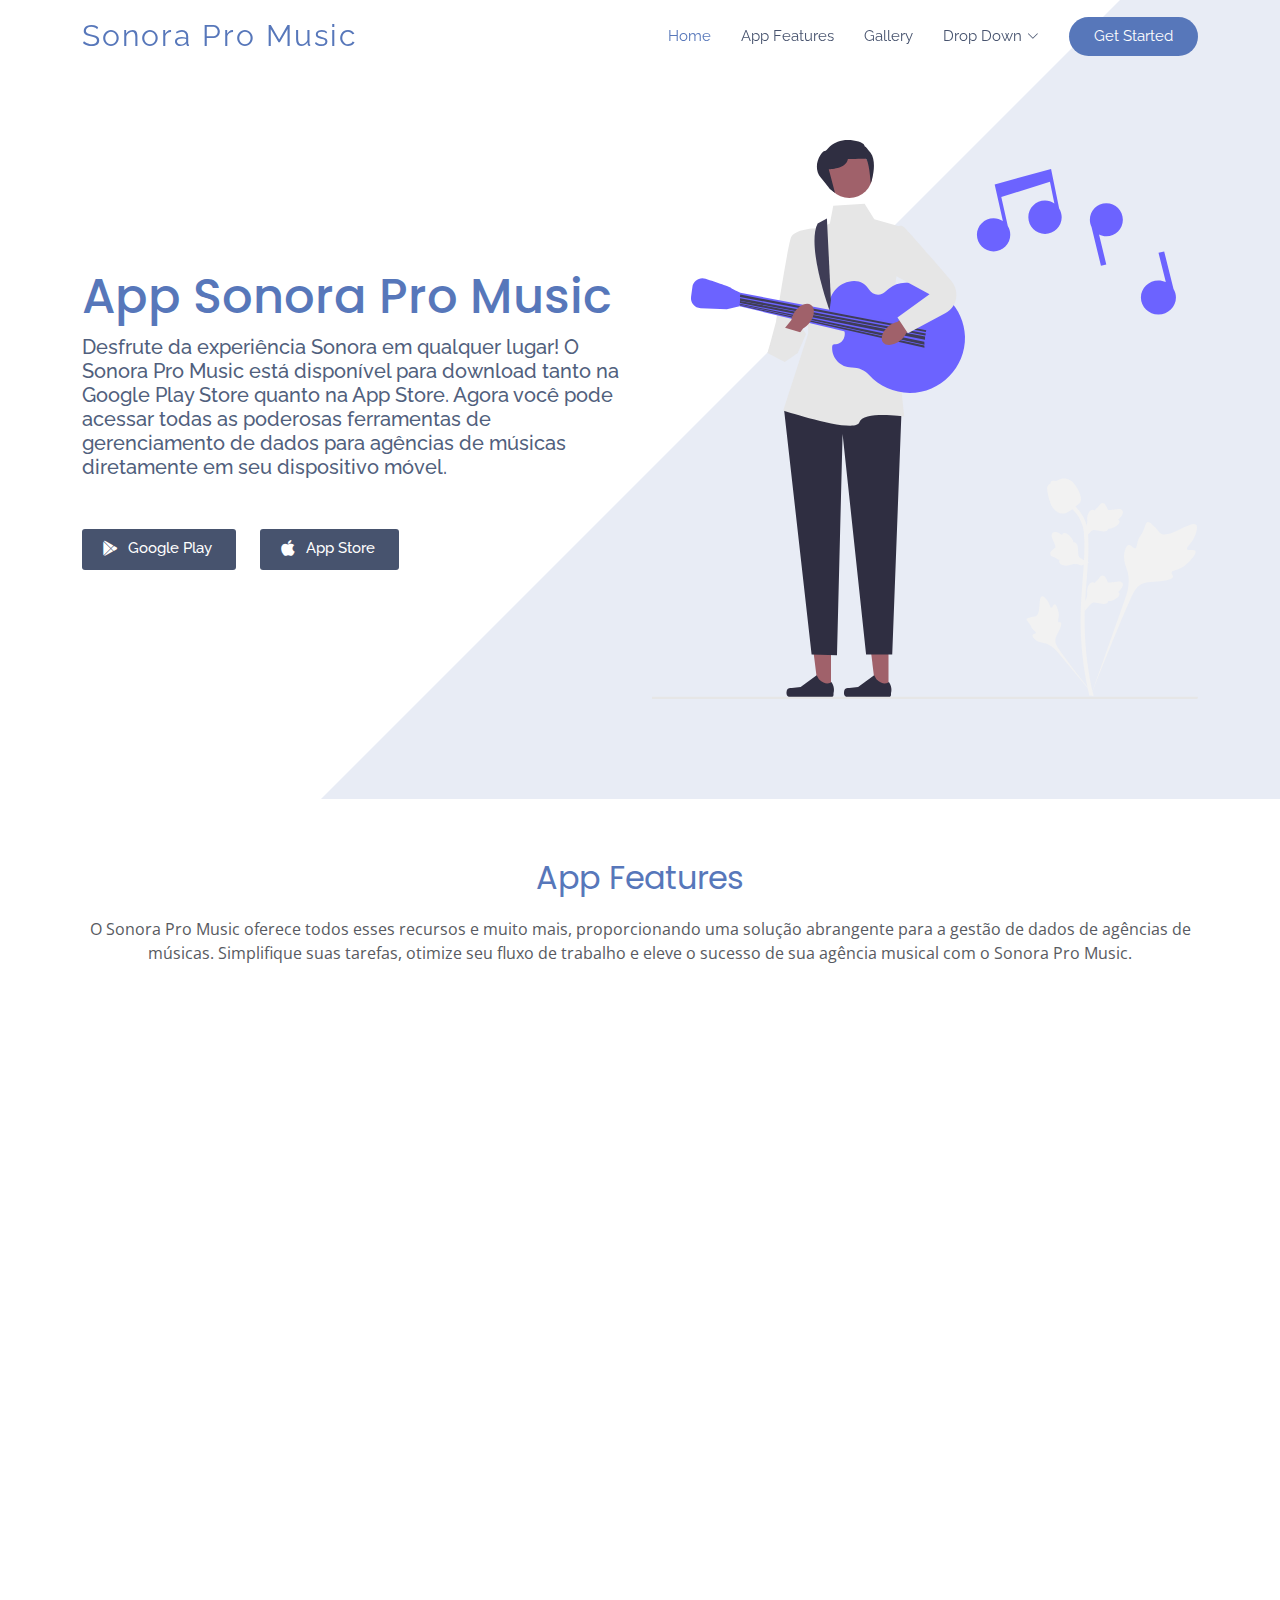
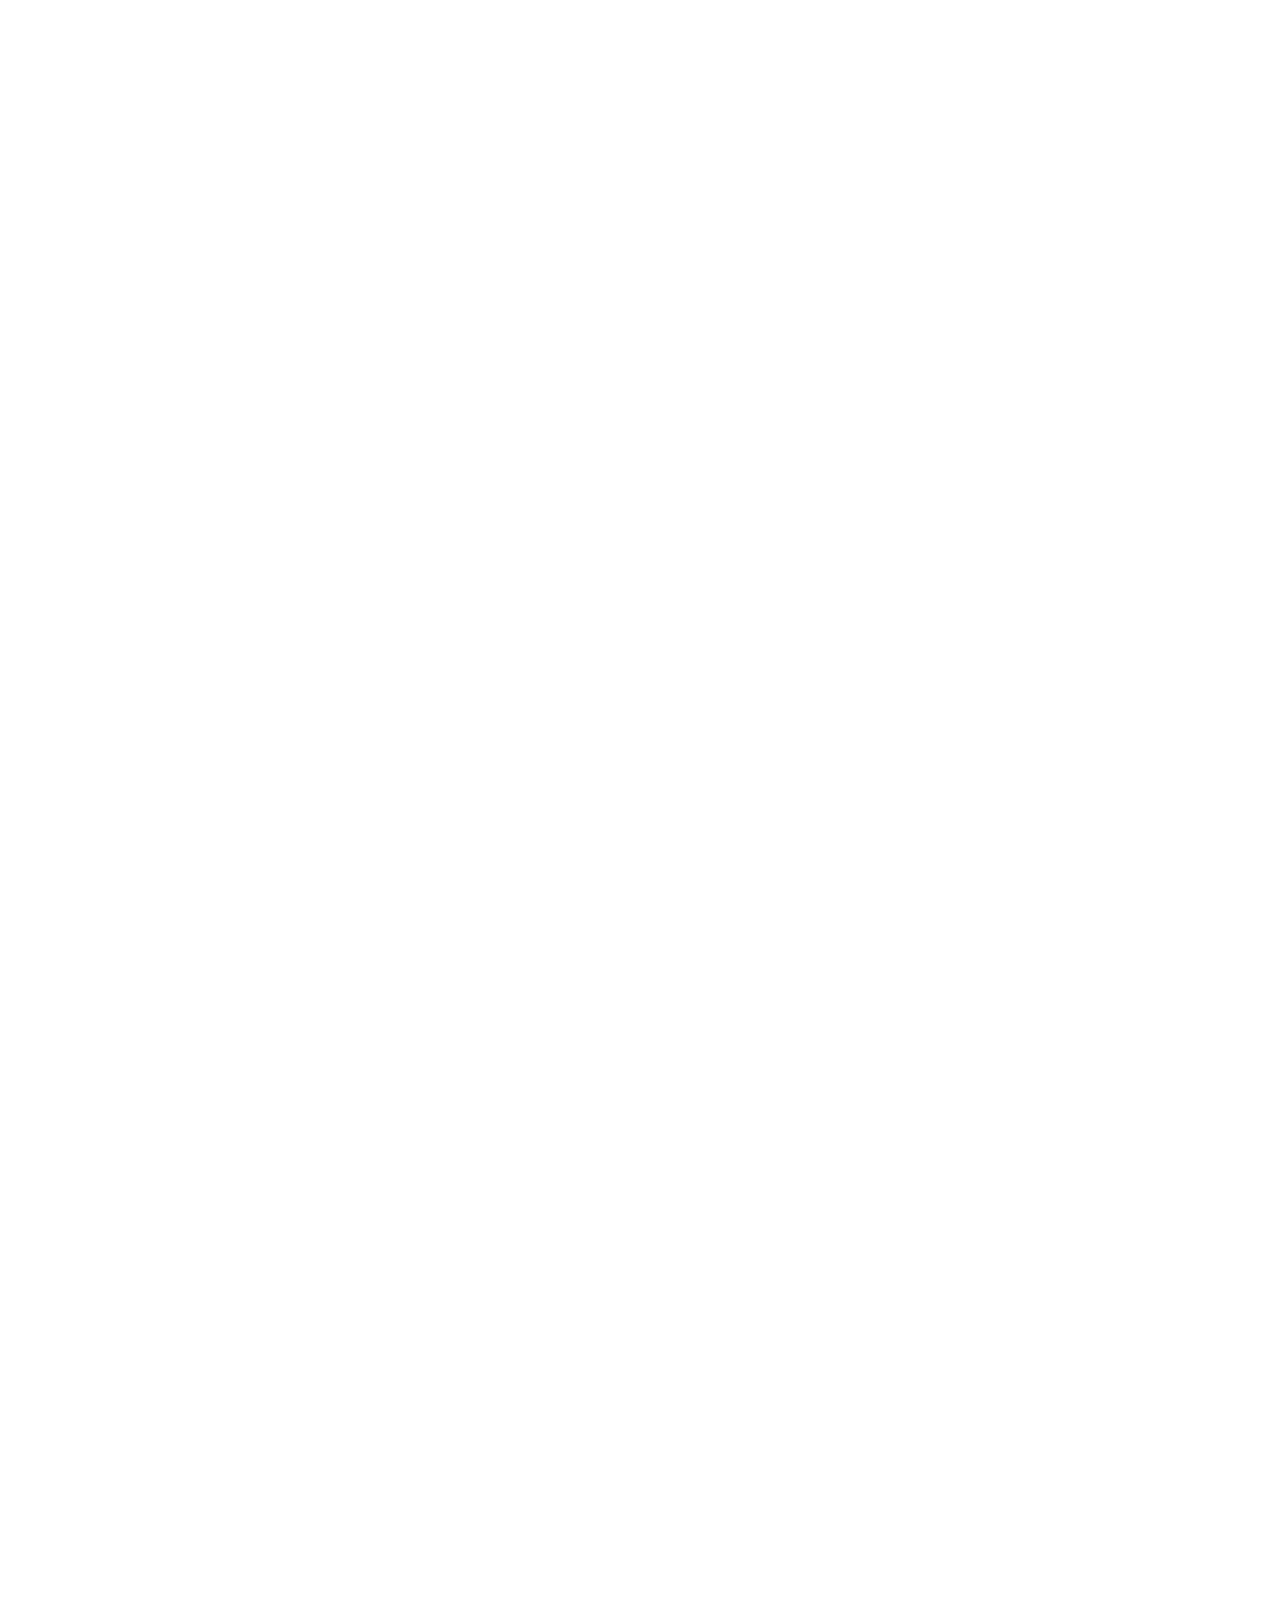
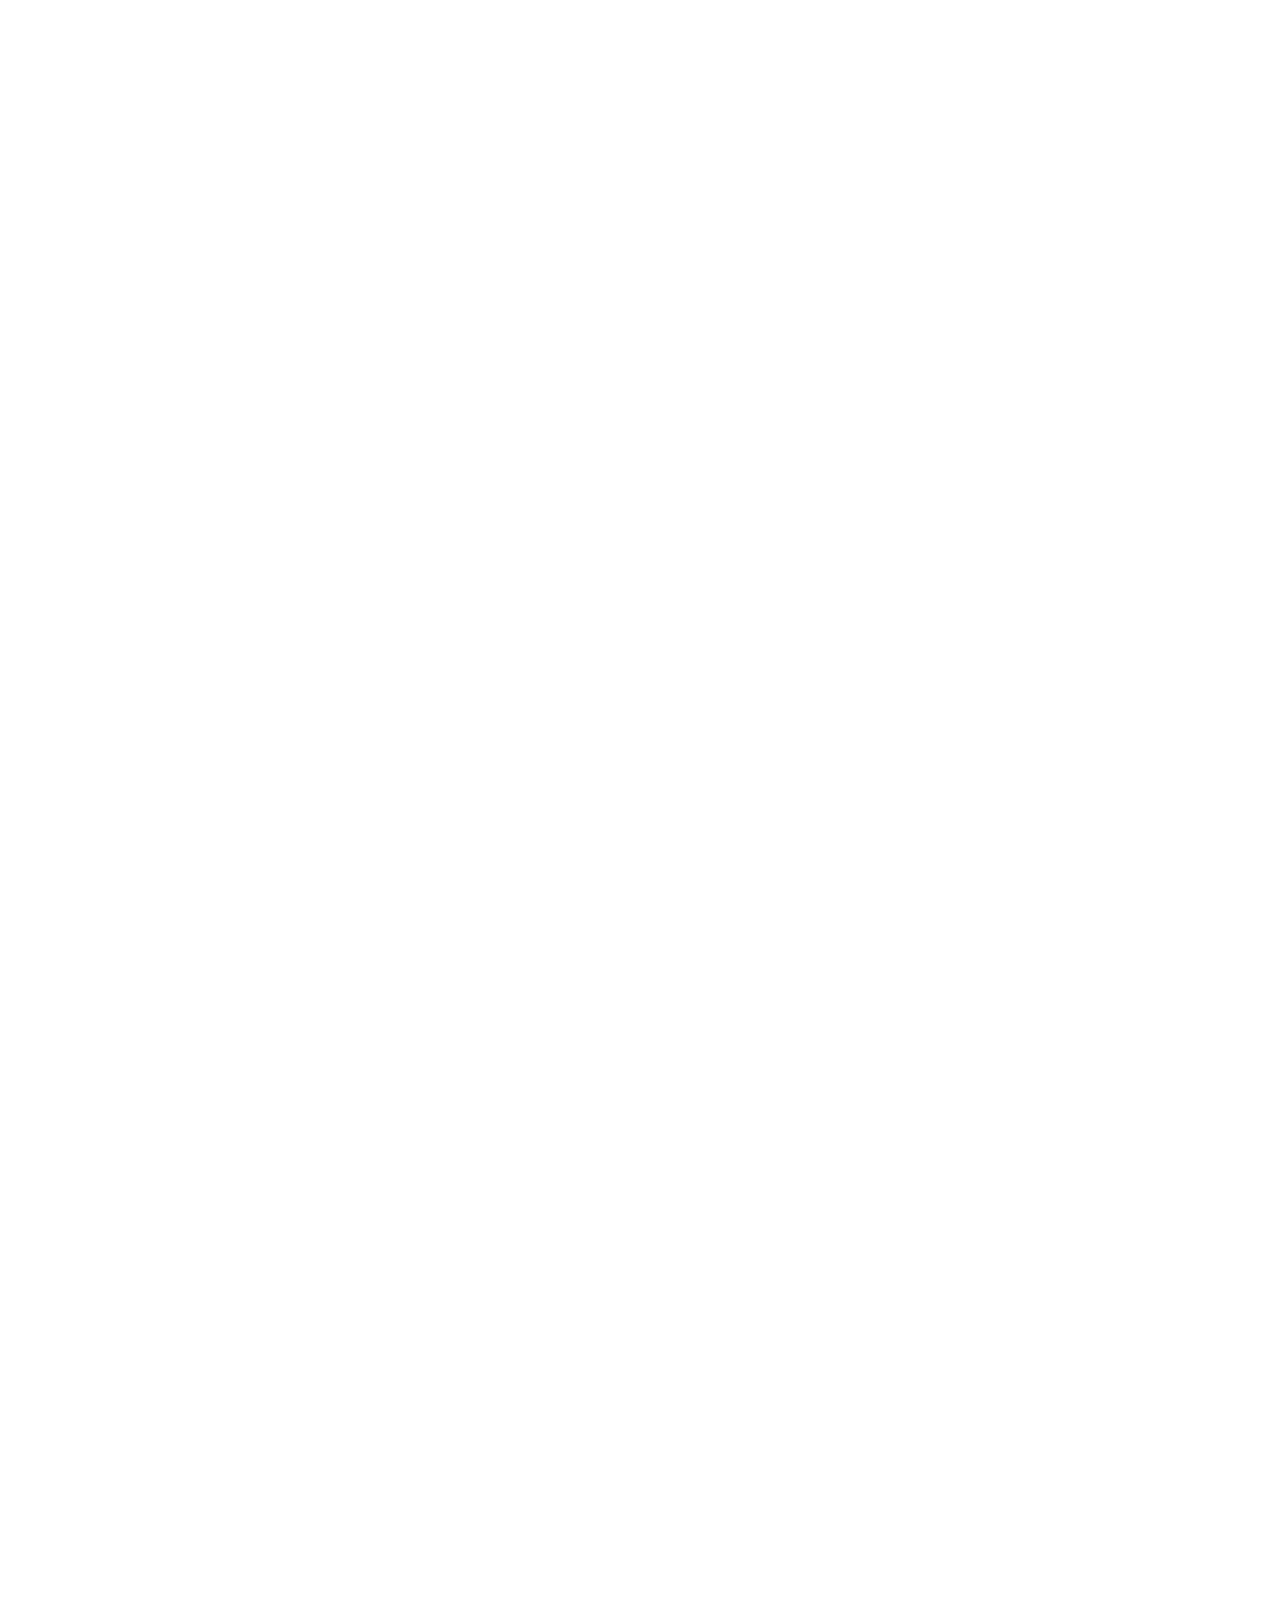
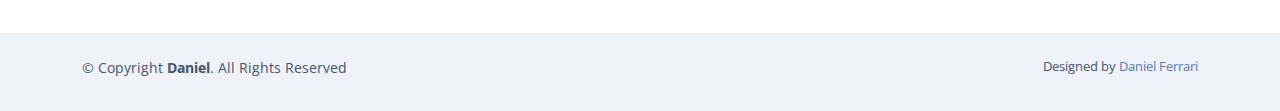
<file: Portal/index.html>
<!DOCTYPE html>
<html lang="en">

<head>
  <meta charset="utf-8">
  <meta content="width=device-width, initial-scale=1.0" name="viewport">

  <title>Sonora Pro Music</title>
  <meta content="" name="description">
  <meta content="" name="keywords">

  <!-- Favicons -->
  <link href="assets/img/favicon.png" rel="icon">
  <link href="assets/img/apple-touch-icon.png" rel="apple-touch-icon">

  <!-- Google Fonts -->
  <link href="https://fonts.googleapis.com/css?family=Open+Sans:300,300i,400,400i,600,600i,700,700i|Raleway:300,300i,400,400i,500,500i,600,600i,700,700i|Poppins:300,300i,400,400i,500,500i,600,600i,700,700i" rel="stylesheet">

  <!-- Vendor CSS Files -->
  <link href="assets/vendor/aos/aos.css" rel="stylesheet">
  <link href="assets/vendor/bootstrap/css/bootstrap.min.css" rel="stylesheet">
  <link href="assets/vendor/bootstrap-icons/bootstrap-icons.css" rel="stylesheet">
  <link href="assets/vendor/boxicons/css/boxicons.min.css" rel="stylesheet">
  <link href="assets/vendor/glightbox/css/glightbox.min.css" rel="stylesheet">
  <link href="assets/vendor/swiper/swiper-bundle.min.css" rel="stylesheet">

  <!-- Template Main CSS File -->
  <link href="assets/css/style.css" rel="stylesheet">

 
</head>

<body>

  <!-- ======= Header ======= -->
  <header id="header" class="fixed-top  header-transparent ">
    <div class="container d-flex align-items-center justify-content-between">

      <div class="logo">
        <h1><a href="index.html">Sonora Pro Music</a></h1>
        <!-- Uncomment below if you prefer to use an image logo -->
        <!-- <a href="index.html"><img src="assets/img/logo.png" alt="" class="img-fluid"></a>-->
      </div>

      <nav id="navbar" class="navbar">
        <ul>
          <li><a class="nav-link scrollto active" href="#hero">Home</a></li>
          <li><a class="nav-link scrollto" href="#features">App Features</a></li>
          <li><a class="nav-link scrollto" href="#gallery">Gallery</a></li>
         
          
          <li class="dropdown"><a href="#"><span>Drop Down</span> <i class="bi bi-chevron-down"></i></a>
            <ul>
              <li><a href="#">Drop Down 1</a></li>
              <li class="dropdown"><a href="#"><span>Deep Drop Down</span> <i class="bi bi-chevron-right"></i></a>
                <ul>
                  <li><a href="#">Deep Drop Down 1</a></li>
                  <li><a href="#">Deep Drop Down 2</a></li>
                  <li><a href="#">Deep Drop Down 3</a></li>
                  <li><a href="#">Deep Drop Down 4</a></li>
                  <li><a href="#">Deep Drop Down 5</a></li>
                </ul>
              </li>
              <li><a href="#">Drop Down 2</a></li>
              <li><a href="#">Drop Down 3</a></li>
              <li><a href="#">Drop Down 4</a></li>
            </ul>
          </li>
          
          <li><a class="getstarted scrollto" href="#features">Get Started</a></li>
        </ul>
        <i class="bi bi-list mobile-nav-toggle"></i>
      </nav><!-- .navbar -->

    </div>
  </header><!-- End Header -->

  <!-- ======= Hero Section ======= -->
  <section id="hero" class="d-flex align-items-center">

    <div class="container">
      <div class="row">
        <div class="col-lg-6 d-lg-flex flex-lg-column justify-content-center align-items-stretch pt-5 pt-lg-0 order-2 order-lg-1" data-aos="fade-up">
          <div>
            <h1>App Sonora Pro Music</h1>
            <h2>Desfrute da experiência Sonora em qualquer lugar!

              O Sonora Pro Music está disponível para download tanto na Google Play Store quanto na App Store. Agora você pode acessar todas as poderosas ferramentas de gerenciamento de dados para agências de músicas diretamente em seu dispositivo móvel.</h2>
            <a href="#" class="download-btn"><i class="bx bxl-play-store"></i> Google Play</a>
            <a href="#" class="download-btn"><i class="bx bxl-apple"></i> App Store</a>
          </div>
        </div>
        <div class="col-lg-6 d-lg-flex flex-lg-column align-items-stretch order-1 order-lg-2 hero-img" data-aos="fade-up">
          <img src="assets/img/hero-img.svg" class="img-fluid" alt="">
        </div>
      </div>
    </div>

  </section><!-- End Hero -->

  <main id="main">

    <!-- ======= App Features Section ======= -->
    <section id="features" class="features">
      <div class="container">

        <div class="section-title">
          <h2>App Features</h2>
          <p>O Sonora Pro Music oferece todos esses recursos e muito mais, proporcionando uma solução abrangente para a gestão de dados de agências de músicas. Simplifique suas tarefas, otimize seu fluxo de trabalho e eleve o sucesso de sua agência musical com o Sonora Pro Music.</p>
        </div>

        <div class="row no-gutters">
          <div class="col-xl-7 d-flex align-items-stretch order-2 order-lg-1">
            <div class="content d-flex flex-column justify-content-center">
              <div class="row">
                <div class="col-md-6 icon-box" data-aos="fade-up">
                  <i class="bx bx-receipt"></i>
                  <h4>Gerenciamento de artistas</h4>
                  <p>Mantenha todos os detalhes importantes dos artistas que você representa em um só lugar. Registre informações pessoais, biografias, contatos, redes sociais e histórico profissional para ter um perfil completo de cada artista.</p>
                </div>
                <div class="col-md-6 icon-box" data-aos="fade-up" data-aos-delay="100">
                  <i class="bx bx-cube-alt"></i>
                  <h4>Catálogo de faixas </h4>
                  <p>Organize seu catálogo de músicas com facilidade. Adicione faixas, defina gêneros, insira informações sobre compositores, duração, letras e arquivos de áudio para uma gestão completa de cada música.</p>
                </div>
                <div class="col-md-6 icon-box" data-aos="fade-up" data-aos-delay="200">
                  <i class="bx bx-images"></i>
                  <h4>Contratos e licenças</h4>
                  <p>Gerencie contratos e licenças de forma eficiente. Registre termos, datas, pagamentos, renovações e direitos autorais, mantendo-se atualizado sobre todos os acordos firmados com artistas, produtores e clientes.</p>
                </div>
                <div class="col-md-6 icon-box" data-aos="fade-up" data-aos-delay="300">
                  <i class="bx bx-shield"></i>
                  <h4>Segurança de dados</h4>
                  <p>Garanta a segurança de todas as informações com medidas de proteção robustas. Criptografe os dados, implemente autenticação segura e defina permissões de acesso para proteger a privacidade e confidencialidade dos dados da agência.</p>
                </div>
                <div class="col-md-6 icon-box" data-aos="fade-up" data-aos-delay="400">
                  <i class="bx bx-atom"></i>
                  <h4>Relatórios personalizados</h4>
                  <p>Obtenha insights valiosos sobre suas atividades musicais com relatórios personalizados. Analise vendas de músicas, royalties, desempenho dos artistas e muito mais para tomar decisões estratégicas embasadas em dados.</p>
                </div>
                <div class="col-md-6 icon-box" data-aos="fade-up" data-aos-delay="500">
                  <i class="bx bx-id-card"></i>
                  <h4>Calendário de eventos</h4>
                  <p>Agende e acompanhe eventos importantes, como shows, lançamentos de álbuns, entrevistas e reuniões. Receba lembretes e notificações para nunca perder uma data importante.</p>

                  
                </div>
              </div>
            </div>
          </div>
          <div class="image col-xl-5 d-flex align-items-stretch justify-content-center order-1 order-lg-2" data-aos="fade-left" data-aos-delay="100">
            <img src="assets/img/feature.svg" class="img-fluid" alt="">
          </div>
        </div>

      </div>
    </section><!-- End App Features Section -->

    <!-- ======= Details Section ======= -->
    <section id="details" class="details">
      <div class="container">

        <div class="row content">
          <div class="col-md-4" data-aos="fade-right">
            <img src="assets/img/details-1.png" class="img-fluid" alt="">
          </div>
          <div class="col-md-8 pt-4" data-aos="fade-up">
            <h3>Vantagens de ter o Sonora Pro Music.</h3>
            <p class="fst-italic">
              
"O Sonora Pro Music simplificou completamente a forma como gerenciamos nossa agência de músicas. Com suas vantagens excepcionais, agora temos tudo o que precisamos para organizar, promover e impulsionar as carreiras dos nossos artistas. É uma ferramenta essencial para o sucesso na indústria musical." - Maria Mendez, CEO da Agência Musical Harmonia+
            </p>
            <ul>
              <li><i class="bi bi-check"></i> Gerenciamento abrangente de artistas</li>
              <li><i class="bi bi-check"></i> Catálogo de faixas organizado</li>
              <li><i class="bi bi-check"></i> Contratos e licenças centralizados</li>
              <li><i class="bi bi-check"></i> Calendário de eventos integrado</li>
            </ul>
            <p>
              Descubra o poder do Sonora Pro Music e leve sua agência de músicas para o próximo nível. Gerencie, organize e cresça com facilidade, aproveitando todas as vantagens que oferecemos. Aproveite o melhor da indústria musical com o Sonora Pro Music - sua solução completa de gerenciamento de dados.
            </p>
          </div>
        </div>

        <div class="row content">
          <div class="col-md-4 order-1 order-md-2" data-aos="fade-left">
            <img src="assets/img/details-2.png" class="img-fluid" alt="">
          </div>
          <div class="col-md-8 pt-5 order-2 order-md-1" data-aos="fade-up">
            <h3>Eficiência operacional</h3>
           
            <p>
              O Sonora Pro Music simplifica e agiliza o gerenciamento de dados para agências de músicas, permitindo que você centralize todas as informações relevantes em um único local. Isso economiza tempo e esforço, garantindo que você possa se concentrar nas atividades principais de sua agência.

            </p>
            
          </div>
        </div>

        <div class="row content">
          <div class="col-md-4" data-aos="fade-right">
            <img src="assets/img/details-3.png" class="img-fluid" alt="">
          </div>
          <div class="col-md-8 pt-5" data-aos="fade-up">
            <h3>Organização aprimorada</h3>
           
           
            <p>
              Com o Sonora Pro Music, você pode manter seus artistas, faixas, contratos e eventos perfeitamente organizados. Acesso rápido e fácil a informações essenciais permite que você encontre o que precisa, quando precisa, evitando a perda de dados importantes.            </p>
          </div>
        </div>

        <div class="row content">
          <div class="col-md-4 order-1 order-md-2" data-aos="fade-left">
            <img src="assets/img/details-4.png" class="img-fluid" alt="">
          </div>
          <div class="col-md-8 pt-5 order-2 order-md-1" data-aos="fade-up">
            <h3>Melhor colaboração</h3>
          
            <p>
              O Sonora Pro Music oferece recursos de comunicação interna, permitindo que você compartilhe informações e se comunique com sua equipe de forma eficiente. Isso facilita a colaboração, a troca de ideias e o trabalho em equipe para impulsionar o sucesso de sua agência.
            </p>
           
          </div>
        </div>

      </div>
    </section><!-- End Details Section -->

    <!-- ======= Gallery Section ======= -->
    <section id="gallery" class="gallery">
      <div class="container" data-aos="fade-up">

        <div class="section-title">
          <h2>Gallery</h2>
          <p>Nossa seção de galeria oferece um vislumbre das incríveis telas do nosso aplicativo. Confira abaixo uma seleção de capturas de tela que mostram a interface intuitiva, recursos poderosos e a experiência de uso do Sonora Pro Music.

          </p>
        </div>

      </div>

      <div class="container-fluid" data-aos="fade-up">
        <div class="gallery-slider swiper">
          <div class="swiper-wrapper">
            <div class="swiper-slide"><a href="assets/img/gallery/tela1.JPG" class="gallery-lightbox" data-gall="gallery-carousel"><img src="assets/img/gallery/tela1.JPG" class="img-fluid" alt=""></a></div>
            <div class="swiper-slide"><a href="assets/img/gallery/tela2.JPG" class="gallery-lightbox" data-gall="gallery-carousel"><img src="assets/img/gallery/tela2.JPG" class="img-fluid" alt=""></a></div>
            <div class="swiper-slide"><a href="assets/img/gallery/tela3.JPG" class="gallery-lightbox" data-gall="gallery-carousel"><img src="assets/img/gallery/tela3.JPG" class="img-fluid" alt=""></a></div>
            <div class="swiper-slide"><a href="assets/img/gallery/tela4.JPG" class="gallery-lightbox" data-gall="gallery-carousel"><img src="assets/img/gallery/tela4.JPG" class="img-fluid" alt=""></a></div>
            <div class="swiper-slide"><a href="assets/img/gallery/tela5.JPG" class="gallery-lightbox" data-gall="gallery-carousel"><img src="assets/img/gallery/tela5.JPG" class="img-fluid" alt=""></a></div>
            <div class="swiper-slide"><a href="assets/img/gallery/tela6.JPG" class="gallery-lightbox" data-gall="gallery-carousel"><img src="assets/img/gallery/tela6.JPG" class="img-fluid" alt=""></a></div>
            <div class="swiper-slide"><a href="assets/img/gallery/tela7.JPG" class="gallery-lightbox" data-gall="gallery-carousel"><img src="assets/img/gallery/tela7.JPG" class="img-fluid" alt=""></a></div>
            <div class="swiper-slide"><a href="assets/img/gallery/tela8.JPG" class="gallery-lightbox" data-gall="gallery-carousel"><img src="assets/img/gallery/tela8.JPG" class="img-fluid" alt=""></a></div>
            <div class="swiper-slide"><a href="assets/img/gallery/tela9.JPG" class="gallery-lightbox" data-gall="gallery-carousel"><img src="assets/img/gallery/tela9.JPG" class="img-fluid" alt=""></a></div>
            
          </div>
          <div class="swiper-pagination"></div>
        </div>

      </div>
    </section><!-- End Gallery Section -->

   

   



  </main><!-- End #main -->

  <!-- ======= Footer ======= -->
  <footer id="footer">

    

    <div class="container py-4">
      <div class="copyright">
        &copy; Copyright <strong><span>Daniel</span></strong>. All Rights Reserved
      </div>
      <div class="credits">
        
        Designed by <a href="https://github.com/danferrari">Daniel Ferrari</a>
      </div>
    </div>
  </footer><!-- End Footer -->

  <a href="#" class="back-to-top d-flex align-items-center justify-content-center"><i class="bi bi-arrow-up-short"></i></a>

  <!-- Vendor JS Files -->
  <script src="assets/vendor/aos/aos.js"></script>
  <script src="assets/vendor/bootstrap/js/bootstrap.bundle.min.js"></script>
  <script src="assets/vendor/glightbox/js/glightbox.min.js"></script>
  <script src="assets/vendor/swiper/swiper-bundle.min.js"></script>
  <script src="assets/vendor/php-email-form/validate.js"></script>

  <!-- Template Main JS File -->
  <script src="assets/js/main.js"></script>

</body>

</html>
</file>
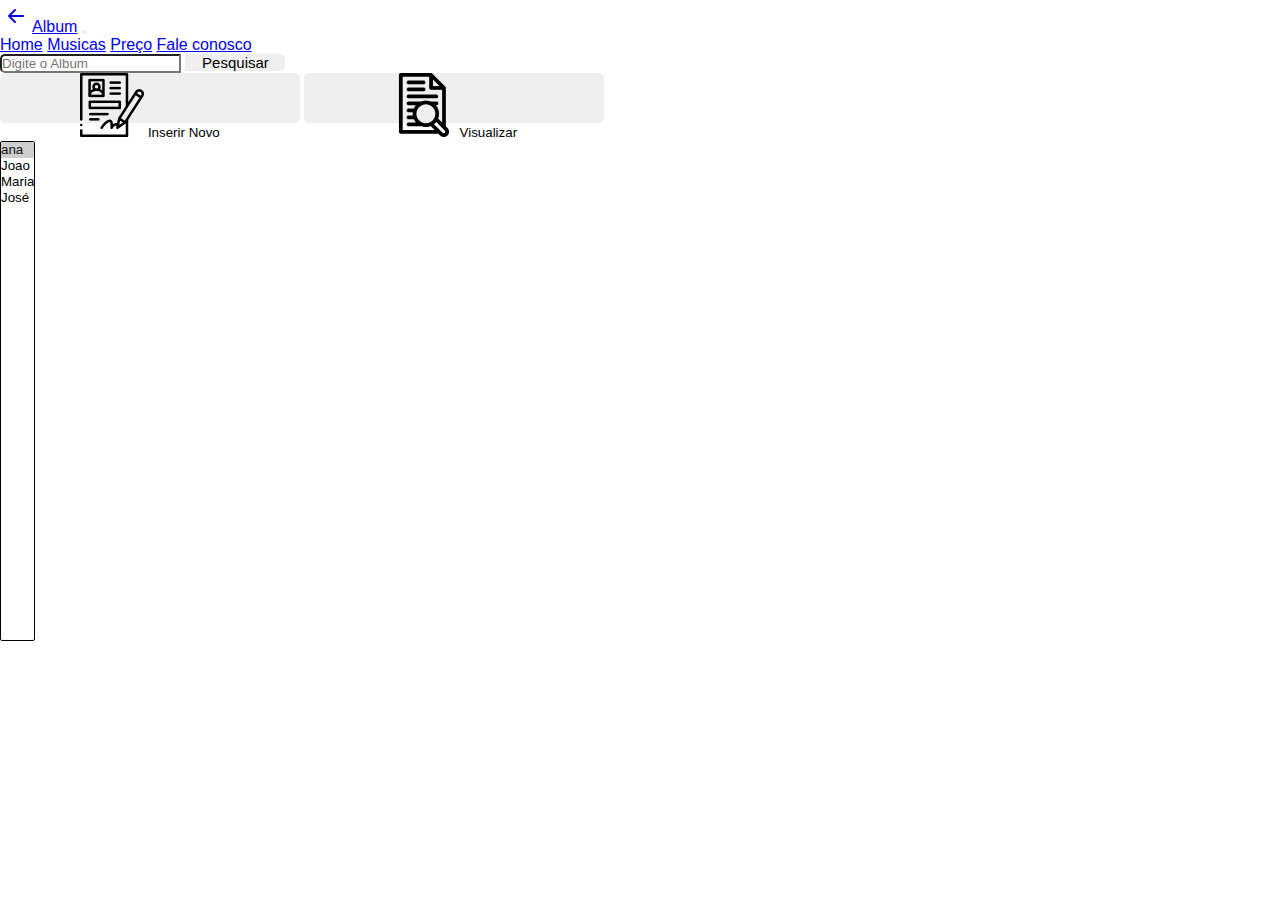
<file: pages/album.html>
<!DOCTYPE html>

<html lang="pt-br">
  <head>
    <meta charset="UTF-8" />

    <meta http-equiv="X-UA-Compatible" content="IE=edge" />

    <meta name="viewport" content="width=device-width, initial-scale=1.0" />

    <title>Instrumento</title>

    <link
      href="https://cdn.jsdelivr.net/npm/bootstrap@5.3.0-alpha1/dist/css/bootstrap.min.css"
      rel="stylesheet"
      integrity="sha384-GLhlTQ8iRABdZLl6O3oVMWSktQOp6b7In1Zl3/Jr59b6EGGoI1aFkw7cmDA6j6gD"
      crossorigin="anonymous"
    />

    <script
      src="https://cdn.jsdelivr.net/npm/bootstrap@5.0.2/dist/js/bootstrap.bundle.min.js"
      integrity="sha384-MrcW6ZMFYlzcLA8Nl+NtUVF0sA7MsXsP1UyJoMp4YLEuNSfAP+JcXn/tWtIaxVXM"
      crossorigin="anonymous"
    ></script>

    <link rel="stylesheet" href="../css/home.css" />
  </head>

  <body>
    <div class="container-fluid vh-100 overflow-none ">
      <nav class="navbar navbar-expand-lg navbar-dark bg-dark vw-100">
        <div class="container-fluid row">
          <a class="navbar-brand d-flex gap-4 col-8" href="index.html"
            ><svg
              xmlns="http://www.w3.org/2000/svg"
              width="32"
              height="32"
              fill="currentColor"
              class="bi bi-arrow-left-short"
              viewBox="0 0 16 16"
          >
              <path
                fill-rule="evenodd"
                d="M12 8a.5.5 0 0 1-.5.5H5.707l2.147 2.146a.5.5 0 0 1-.708.708l-3-3a.5.5 0 0 1 0-.708l3-3a.5.5 0 1 1 .708.708L5.707 7.5H11.5a.5.5 0 0 1 .5.5z"
              /></svg>Album</a>

          <button
            class="navbar-toggler col"
            type="button"
            data-bs-toggle="collapse"
            data-bs-target="#navbarNavAltMarkup"
            aria-controls="navbarNavAltMarkup"
            aria-expanded="false"
            aria-label="Toggle navigation"
          >
            <span class="navbar-toggler-icon"></span>
          </button>

          <div class="collapse navbar-collapse col-4" id="navbarNavAltMarkup">
            <div class="navbar-nav">
              <a class="nav-link active" aria-current="page" href="#">Home</a>

              <a class="nav-link" href="#">Musicas</a>

              <a class="nav-link" href="#">Preço</a>

              <a class="nav-link" href="#">Fale conosco</a>
            </div>
          </div>
        </div>
      </nav>

<main class="container-fluid d-flex flex-column gap-2 mt-5 ">


 
    <!-- BARRA PESQUISAR -->
    <div class="container d-flex flex-row  justify-content-center  " >
      <input class="form-control " placeholder="Digite o Album" id="bairro" type="text" aria-label="default input example" style="border-radius:5px 0 0 5px;">
      <button style="width: 100px;border-radius:0 5px 5px 0; border: none;font-size:15px;">Pesquisar</button>
                     
            
  </div>

  <!--BOTÃO SELECIONAR-->



  <div class="container d-flex flex-row  justify-content-center gap-2 ">
   <button style="width:300px; height: 50px;border: none; border-radius:5px;"><img style="width:5vw;" src="../imgs/cadastro.png" alt=""> Inserir Novo</button>
   <button style="width:300px; height: 50px;border: none; border-radius:5px;"><img style="width:5vw;" src="../imgs/documento.png" alt=""> Visualizar</button>
                 
          
</div>


<!--SELECIONAR-->


   


                
                  <select class="form-select" multiple aria-label="multiple select example" style="border: solid black 1px; height:500px">
                    <option selected>ana</option>
                    <option value="1">Joao</option>
                    <option value="2">Maria</option>
                    <option value="3">José</option>
                  </select>
             
                
                
   
                










            
            
            
            
            
            
            
    
    



  

       
</main>
    </div>
  </body>
</html>
</file>
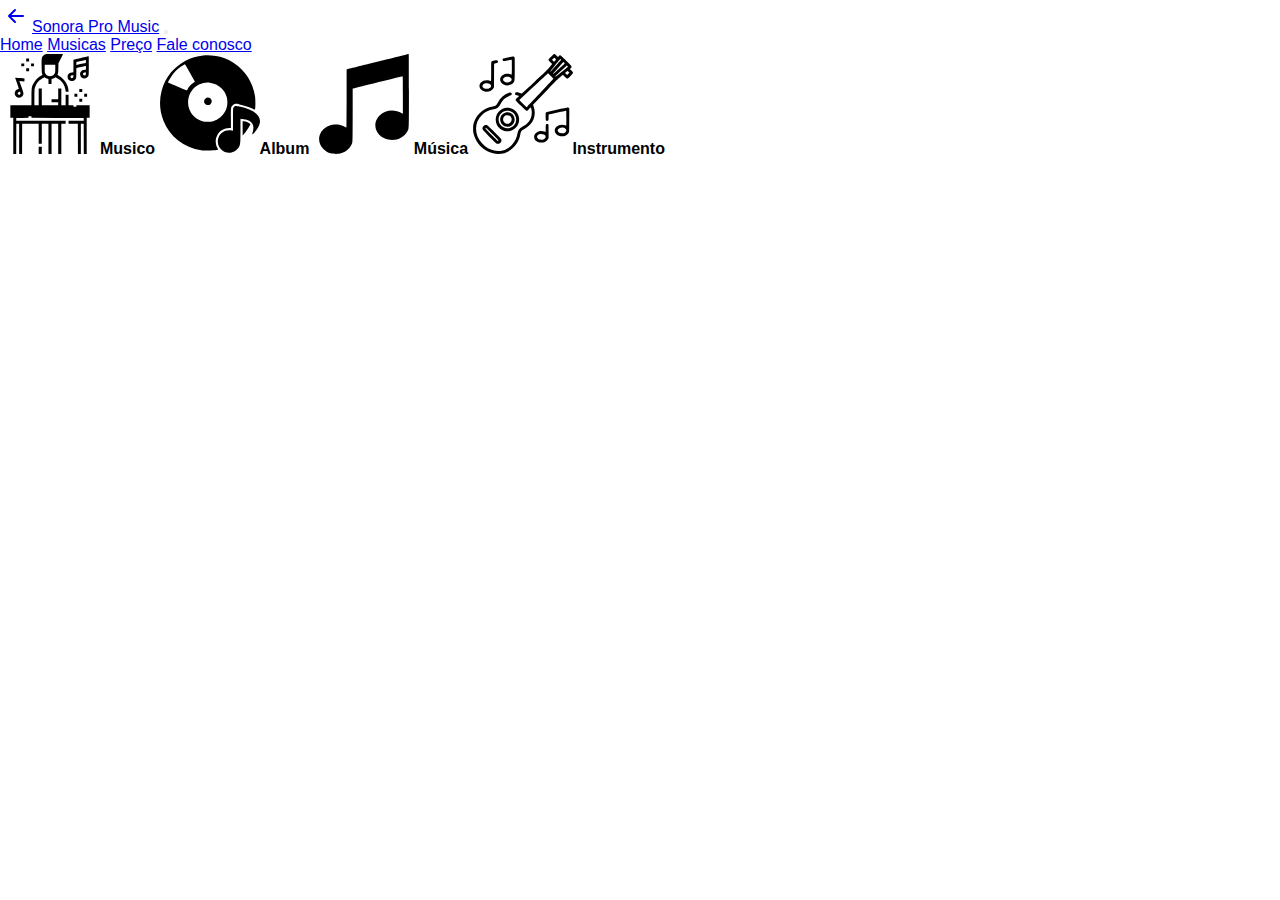
<file: pages/home.html>
<!DOCTYPE html>

<html lang="en">

<head>

<meta charset="UTF-8">

<meta http-equiv="X-UA-Compatible" content="IE=edge">

<meta name="viewport" content="width=device-width, initial-scale=1.0">

<title>Home</title>

<link href="https://cdn.jsdelivr.net/npm/bootstrap@5.3.0-alpha1/dist/css/bootstrap.min.css" rel="stylesheet" integrity="sha384-GLhlTQ8iRABdZLl6O3oVMWSktQOp6b7In1Zl3/Jr59b6EGGoI1aFkw7cmDA6j6gD" crossorigin="anonymous">

<script src="https://cdn.jsdelivr.net/npm/bootstrap@5.0.2/dist/js/bootstrap.bundle.min.js" integrity="sha384-MrcW6ZMFYlzcLA8Nl+NtUVF0sA7MsXsP1UyJoMp4YLEuNSfAP+JcXn/tWtIaxVXM" crossorigin="anonymous"></script>

<link rel="stylesheet" href="../css/home.css">

</head>

<body >

<div class="container-fluid vh-100 overflow-none">

<nav class=" navbar navbar-expand-lg navbar-dark bg-dark ">

<div class="container-fluid row">

<a class="navbar-brand d-flex gap-4 col-8 " href="index.html"><svg xmlns="http://www.w3.org/2000/svg" width="32" height="32" fill="currentColor" class="bi bi-arrow-left-short" viewBox="0 0 16 16">

<path fill-rule="evenodd" d="M12 8a.5.5 0 0 1-.5.5H5.707l2.147 2.146a.5.5 0 0 1-.708.708l-3-3a.5.5 0 0 1 0-.708l3-3a.5.5 0 1 1 .708.708L5.707 7.5H11.5a.5.5 0 0 1 .5.5z"/>

</svg>Sonora Pro Music</a>

<button class="navbar-toggler col" type="button" data-bs-toggle="collapse" data-bs-target="#navbarNavAltMarkup" aria-controls="navbarNavAltMarkup" aria-expanded="false" aria-label="Toggle navigation">

<span class="navbar-toggler-icon"></span>

</button>

<div class="collapse navbar-collapse col-4" id="navbarNavAltMarkup">

<div class="navbar-nav">

<a class="nav-link active" aria-current="page" href="#">Home</a>

<a class="nav-link" href="#">Musicas</a>

<a class="nav-link" href="#">Preço</a>

<a class="nav-link " href="#">Fale conosco</a>

</div>

</div>

</div>

</nav>

<main class="row row-cols-2 g-4 mt-5 pt-5">

    
<a class="col d-flex flex-column justify-content-center align-items-center gap-2" href="musico.html"><img src="../imgs/ouvindo-musica.svg" alt="">Musico</a>

<a class="col d-flex flex-column justify-content-center align-items-center gap-2" href="#"><img src="../imgs/album-de-musica.svg" alt="">Album</a>

<a class="col d-flex flex-column justify-content-center align-items-center gap-2" href="#"><img src="/imgs/reprodutor-de-musica.svg" alt="">Música</a>

<a class="col d-flex flex-column justify-content-center align-items-center gap-2" href="#"><img src="/imgs/musica-de-guitarra.svg" alt="">Instrumento</a>

</main></div></body></html>
</file>
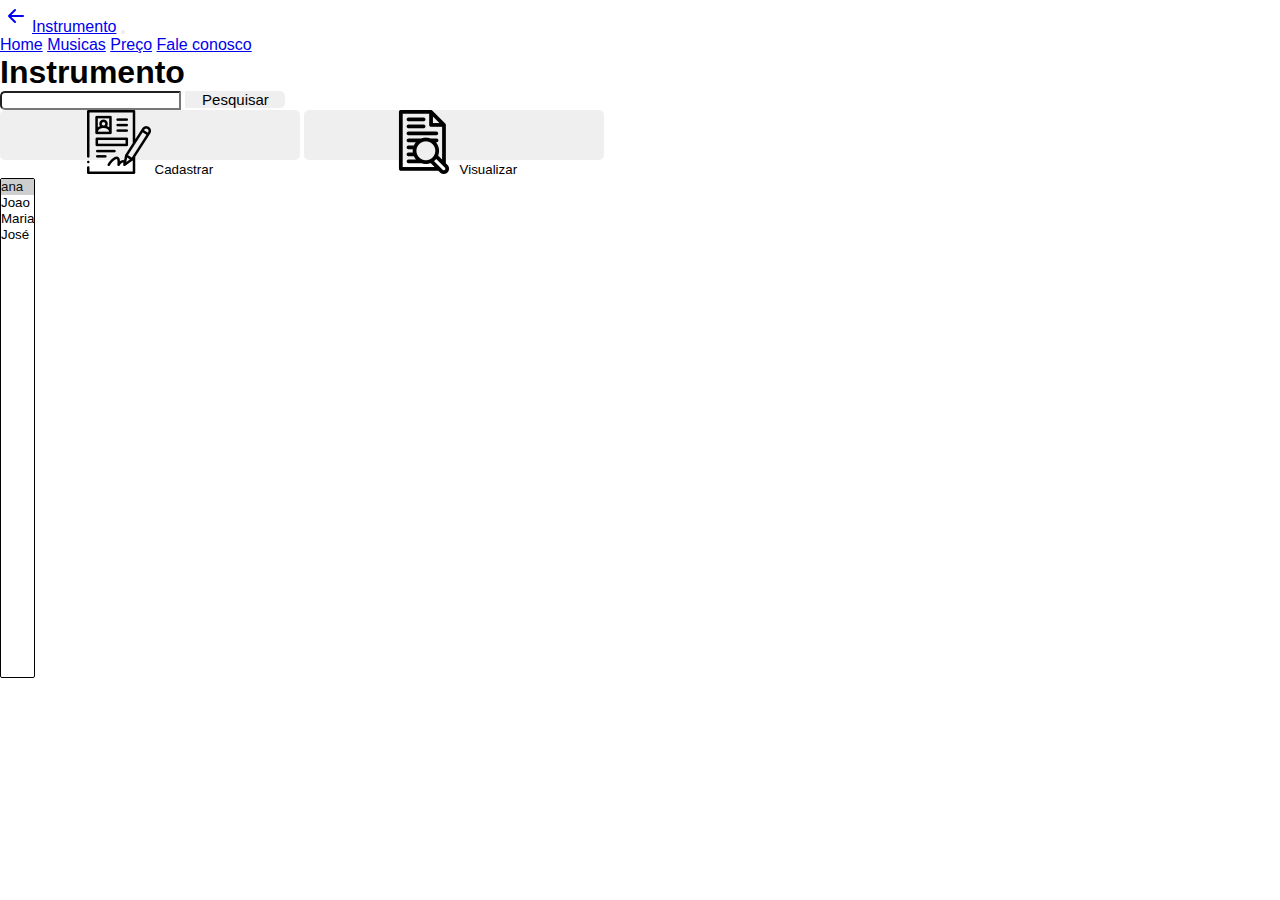
<file: pages/instrumento.html>
<!DOCTYPE html>

<html lang="pt-br">
  <head>
    <meta charset="UTF-8" />

    <meta http-equiv="X-UA-Compatible" content="IE=edge" />

    <meta name="viewport" content="width=device-width, initial-scale=1.0" />

    <title>Instrumento</title>

    <link
      href="https://cdn.jsdelivr.net/npm/bootstrap@5.3.0-alpha1/dist/css/bootstrap.min.css"
      rel="stylesheet"
      integrity="sha384-GLhlTQ8iRABdZLl6O3oVMWSktQOp6b7In1Zl3/Jr59b6EGGoI1aFkw7cmDA6j6gD"
      crossorigin="anonymous"
    />

    <script
      src="https://cdn.jsdelivr.net/npm/bootstrap@5.0.2/dist/js/bootstrap.bundle.min.js"
      integrity="sha384-MrcW6ZMFYlzcLA8Nl+NtUVF0sA7MsXsP1UyJoMp4YLEuNSfAP+JcXn/tWtIaxVXM"
      crossorigin="anonymous"
    ></script>

    <link rel="stylesheet" href="../css/home.css" />
  </head>

  <body>
    <div class="container-fluid vh-100 overflow-none ">
      <nav class="navbar navbar-expand-lg navbar-dark bg-dark vw-100">
        <div class="container-fluid row">
          <a class="navbar-brand d-flex gap-4 col-8" href="index.html"
            ><svg
              xmlns="http://www.w3.org/2000/svg"
              width="32"
              height="32"
              fill="currentColor"
              class="bi bi-arrow-left-short"
              viewBox="0 0 16 16"
          >
              <path
                fill-rule="evenodd"
                d="M12 8a.5.5 0 0 1-.5.5H5.707l2.147 2.146a.5.5 0 0 1-.708.708l-3-3a.5.5 0 0 1 0-.708l3-3a.5.5 0 1 1 .708.708L5.707 7.5H11.5a.5.5 0 0 1 .5.5z"
              /></svg>Instrumento</a>

          <button
            class="navbar-toggler col"
            type="button"
            data-bs-toggle="collapse"
            data-bs-target="#navbarNavAltMarkup"
            aria-controls="navbarNavAltMarkup"
            aria-expanded="false"
            aria-label="Toggle navigation"
          >
            <span class="navbar-toggler-icon"></span>
          </button>

          <div class="collapse navbar-collapse col-4" id="navbarNavAltMarkup">
            <div class="navbar-nav">
              <a class="nav-link active" aria-current="page" href="#">Home</a>

              <a class="nav-link" href="#">Musicas</a>

              <a class="nav-link" href="#">Preço</a>

              <a class="nav-link" href="#">Fale conosco</a>
            </div>
          </div>
        </div>
      </nav>

<main class="container-fluid d-flex flex-column gap-2 mt-5 ">

    <h1 class="container d-flex align-itens-center justify-content-center">Instrumento</h1>

 
    <!-- BARRA PESQUISAR -->
    <div class="container d-flex flex-row  justify-content-center  " >
      <input class="form-control " id="bairro" type="text" aria-label="default input example" style="border-radius:5px 0 0 5px;">
      <button style="width: 100px;border-radius:0 5px 5px 0; border: none;font-size:15px;">Pesquisar</button>
                     
            
  </div>

  <!--BOTÃO SELECIONAR-->



  <div class="container d-flex flex-row  justify-content-center gap-2 ">
   <button style="width:300px; height: 50px;border: none; border-radius:5px;"><img style="width:5vw;" src="../imgs/cadastro.png" alt=""> Cadastrar</button>
   <button style="width:300px; height: 50px;border: none; border-radius:5px;"><img style="width:5vw;" src="../imgs/documento.png" alt=""> Visualizar</button>
                 
          
</div>


<!--SELECIONAR-->


   


                
                  <select class="form-select" multiple aria-label="multiple select example" style="border: solid black 1px; height:500px">
                    <option selected>ana</option>
                    <option value="1">Joao</option>
                    <option value="2">Maria</option>
                    <option value="3">José</option>
                  </select>
             
                
                
   
                










            
            
            
            
            
            
            
    
    



  

       
</main>
    </div>
  </body>
</html>
</file>
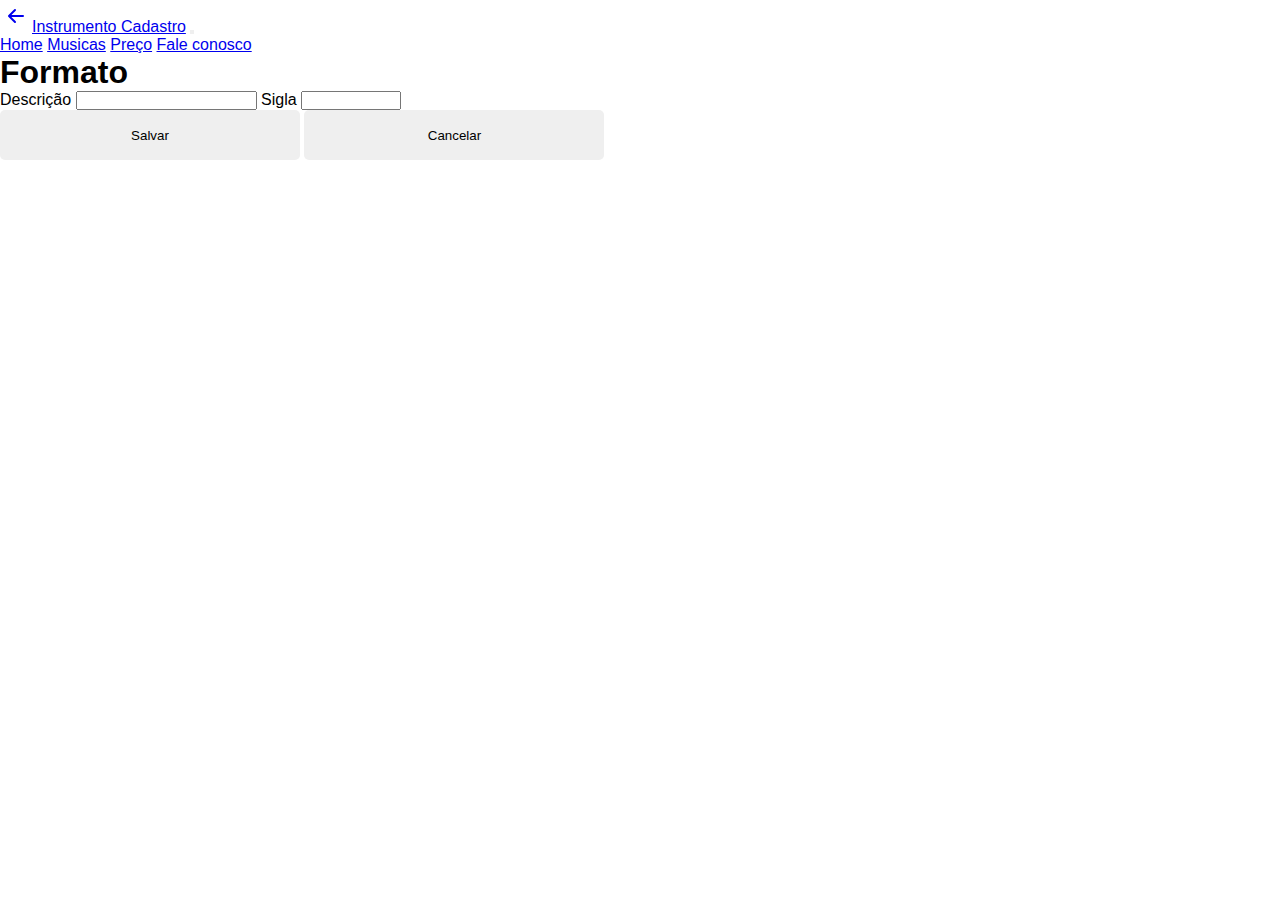
<file: pages/instrumentoTom.html>
<!DOCTYPE html>

<html lang="pt-br">
  <head>
    <meta charset="UTF-8" />

    <meta http-equiv="X-UA-Compatible" content="IE=edge" />

    <meta name="viewport" content="width=device-width, initial-scale=1.0" />

    <title>Instrumento Cadastro</title>

    <link
      href="https://cdn.jsdelivr.net/npm/bootstrap@5.3.0-alpha1/dist/css/bootstrap.min.css"
      rel="stylesheet"
      integrity="sha384-GLhlTQ8iRABdZLl6O3oVMWSktQOp6b7In1Zl3/Jr59b6EGGoI1aFkw7cmDA6j6gD"
      crossorigin="anonymous"
    />

    <script
      src="https://cdn.jsdelivr.net/npm/bootstrap@5.0.2/dist/js/bootstrap.bundle.min.js"
      integrity="sha384-MrcW6ZMFYlzcLA8Nl+NtUVF0sA7MsXsP1UyJoMp4YLEuNSfAP+JcXn/tWtIaxVXM"
      crossorigin="anonymous"
    ></script>

    <link rel="stylesheet" href="../css/home.css" />
  </head>

  <body>
    <div class="container-fluid vh-100 overflow-none ">
      <nav class="navbar navbar-expand-lg navbar-dark bg-dark vw-100">
        <div class="container-fluid row">
          <a class="navbar-brand d-flex gap-4 col-8" href="index.html"
            ><svg
              xmlns="http://www.w3.org/2000/svg"
              width="32"
              height="32"
              fill="currentColor"
              class="bi bi-arrow-left-short"
              viewBox="0 0 16 16"
          >
              <path
                fill-rule="evenodd"
                d="M12 8a.5.5 0 0 1-.5.5H5.707l2.147 2.146a.5.5 0 0 1-.708.708l-3-3a.5.5 0 0 1 0-.708l3-3a.5.5 0 1 1 .708.708L5.707 7.5H11.5a.5.5 0 0 1 .5.5z"
              /></svg>Instrumento Cadastro</a>

          <button
            class="navbar-toggler col"
            type="button"
            data-bs-toggle="collapse"
            data-bs-target="#navbarNavAltMarkup"
            aria-controls="navbarNavAltMarkup"
            aria-expanded="false"
            aria-label="Toggle navigation"
          >
            <span class="navbar-toggler-icon"></span>
          </button>

          <div class="collapse navbar-collapse col-4" id="navbarNavAltMarkup">
            <div class="navbar-nav">
              <a class="nav-link active" aria-current="page" href="#">Home</a>

              <a class="nav-link" href="#">Musicas</a>

              <a class="nav-link" href="#">Preço</a>

              <a class="nav-link" href="#">Fale conosco</a>
            </div>
          </div>
        </div>
      </nav>

<main class="container-fluid d-flex flex-column wh-100  justify-content-center gap-2 mt-5   border border-dark p-4">

    <h1  class="container d-flex align-itens-center justify-content-center">Formato</h1>
    
 
    <!-- BARRA PESQUISAR -->
    <div class="container d-flex flex-column gap-2  justify-content-center  " >
        <label for="descricao">Descrição</label>
        <input class="form-control " id="descricao" type="text" aria-label="default input example" >
    <label for="sigla">Sigla</label>
      <input class="form-control " id="sigla" type="text" aria-label="default input example" style=" width: 100px;">
                     
            
  </div>

  <!--BOTÃO SELECIONAR-->



  <div class="container d-flex flex-row  justify-content-center gap-2 ">
   <button style="width:300px; height: 50px;border: none; border-radius:5px;"> Salvar</button>
   <button style="width:300px; height: 50px;border: none; border-radius:5px;"> Cancelar</button>
                 
          
</div>


                
                
   
                










            
            
            
            
            
            
            
    
    



  

       
</main>
    </div>
  </body>
</html>
</file>
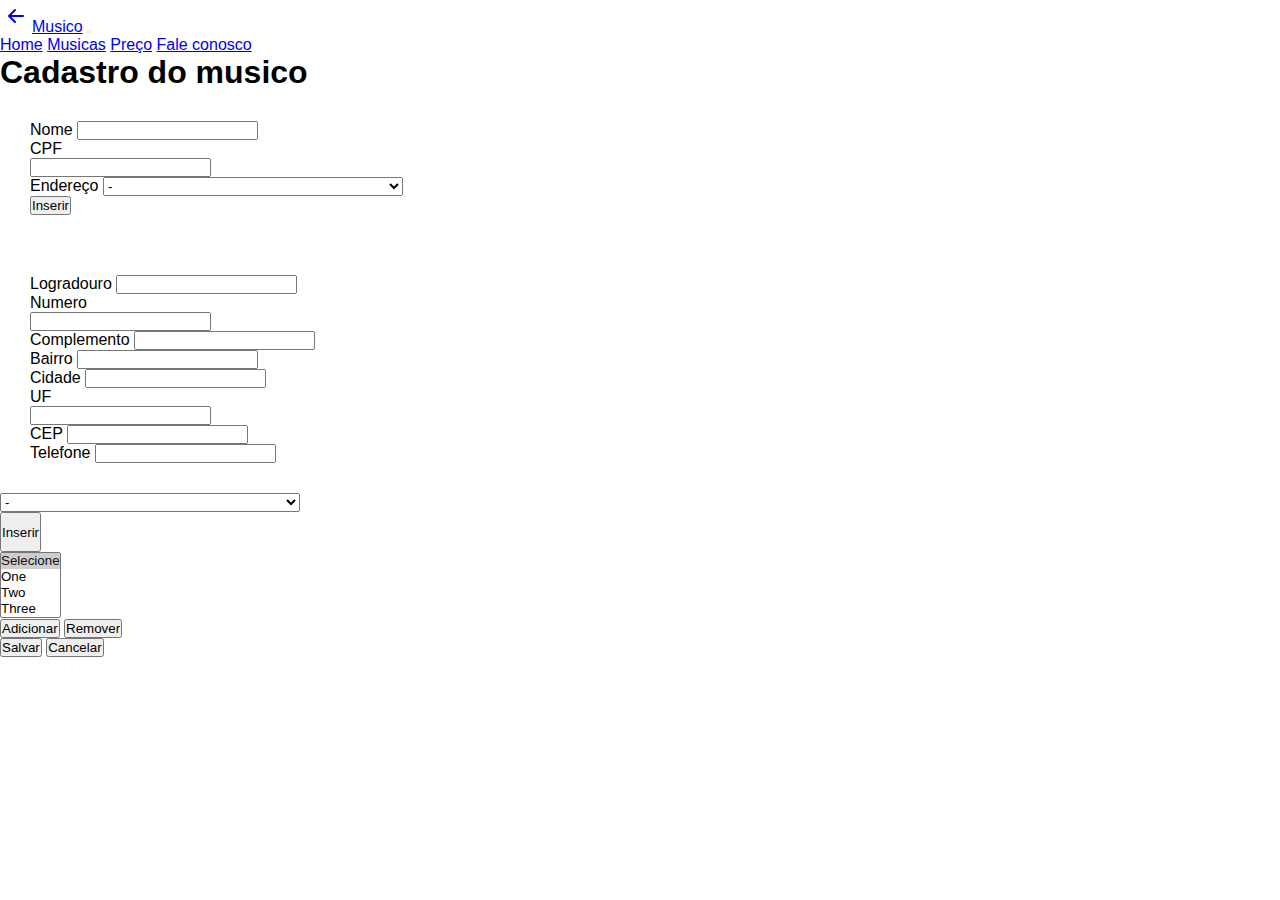
<file: pages/musico.html>
<!DOCTYPE html>

<html lang="pt-br">
  <head>
    <meta charset="UTF-8" />

    <meta http-equiv="X-UA-Compatible" content="IE=edge" />

    <meta name="viewport" content="width=device-width, initial-scale=1.0" />

    <title>Musico</title>

    <link
      href="https://cdn.jsdelivr.net/npm/bootstrap@5.3.0-alpha1/dist/css/bootstrap.min.css"
      rel="stylesheet"
      integrity="sha384-GLhlTQ8iRABdZLl6O3oVMWSktQOp6b7In1Zl3/Jr59b6EGGoI1aFkw7cmDA6j6gD"
      crossorigin="anonymous"
    />

    <script
      src="https://cdn.jsdelivr.net/npm/bootstrap@5.0.2/dist/js/bootstrap.bundle.min.js"
      integrity="sha384-MrcW6ZMFYlzcLA8Nl+NtUVF0sA7MsXsP1UyJoMp4YLEuNSfAP+JcXn/tWtIaxVXM"
      crossorigin="anonymous"
    ></script>

    <link rel="stylesheet" href="../css/home.css" />
  </head>

  <body>
    <div class="container-fluid vh-100 overflow-none ">
      <nav class="navbar navbar-expand-lg navbar-dark bg-dark vw-100">
        <div class="container-fluid row">
          <a class="navbar-brand d-flex gap-4 col-8" href="index.html"
            ><svg
              xmlns="http://www.w3.org/2000/svg"
              width="32"
              height="32"
              fill="currentColor"
              class="bi bi-arrow-left-short"
              viewBox="0 0 16 16"
          >
              <path
                fill-rule="evenodd"
                d="M12 8a.5.5 0 0 1-.5.5H5.707l2.147 2.146a.5.5 0 0 1-.708.708l-3-3a.5.5 0 0 1 0-.708l3-3a.5.5 0 1 1 .708.708L5.707 7.5H11.5a.5.5 0 0 1 .5.5z"
              /></svg>Musico</a>

          <button
            class="navbar-toggler col"
            type="button"
            data-bs-toggle="collapse"
            data-bs-target="#navbarNavAltMarkup"
            aria-controls="navbarNavAltMarkup"
            aria-expanded="false"
            aria-label="Toggle navigation"
          >
            <span class="navbar-toggler-icon"></span>
          </button>

          <div class="collapse navbar-collapse col-4" id="navbarNavAltMarkup">
            <div class="navbar-nav">
              <a class="nav-link active" aria-current="page" href="#">Home</a>

              <a class="nav-link" href="#">Musicas</a>

              <a class="nav-link" href="#">Preço</a>

              <a class="nav-link" href="#">Fale conosco</a>
            </div>
          </div>
        </div>
      </nav>

<main class="container-fluid d-flex flex-column gap-2 mt-5 ">

    <h1 class="container d-flex align-itens-center justify-content-center">Cadastro do musico</h1>

  <div class="container d-flex flex-column  justify-content-center gap-2" style="padding: 30px;">
  
          <div>
            <label for="nome" class="form-label">Nome</label>
            <input class="form-control" id="nome" type="text" aria-label="default input example">
          </div>

          <div style="width: 150px;">
            <label for="cpf" class="form-label">CPF</label>
            <input class="form-control" id="cpf" type="number" aria-label="default input example">
          </div>
          
          <div class="d-flex gap-2 flex-column">
            <div>
              <label for="endereco">Endereço</label>
              <select class="form-select" id="endereco" aria-label="Default select example" style="width:300px;">
                <option selected>-</option>
                <option value="1">One</option>
                <option value="2">Two</option>
                <option value="3">Three</option>
              </select>
            </div>

            <button type="button" class="btn btn-outline-dark">Inserir</button>
          </div>
  </div>
    <!-- DADOS DO ENDEREÇO-->
    <div class="container d-flex flex-column  justify-content-center gap-2 border border-dark " style="padding: 30px;">
             <div class="container d-flex flex-row  justify-content-center gap-2">
                      <div>
                        <label for="logradouro" class="form-label">Logradouro</label>
                        <input class="form-control" id="logradouro" type="text" aria-label="default input example">
                      </div>

                      <div style="width: 100px;">
                        <label for="num" class="form-label">Numero</label>
                        <input class="form-control" id="num" type="number" aria-label="default input example">
                      </div>
            </div>

             <div class="container d-flex flex-row  justify-content-center gap-2">
                      <div>
                        <label for="complemento" class="form-label">Complemento</label>
                        <input class="form-control" id="complemento" type="text" aria-label="default input example">
                      </div>

                      <div>
                        <label for="bairro" class="form-label">Bairro</label>
                        <input class="form-control" id="bairro" type="text" aria-label="default input example">
                      </div>
            </div>

             <div class="container d-flex flex-row  justify-content-center gap-2">
                      <div>
                        <label for="cidade" class="form-label">Cidade</label>
                        <input class="form-control" id="cidade" type="text" aria-label="default input example">
                      </div>

                      <div style="width: 70px;">
                        <label for="uf" class="form-label">UF</label>
                        <input class="form-control" id="uf" type="text" aria-label="default input example">
                      </div>

                      <div>
                        <label for="cep" class="form-label">CEP</label>
                        <input class="form-control" id="cep" type="number" aria-label="default input example">
                      </div>
            </div>

             <div class="container d-flex flex-row  justify-content-start gap-2">
                      <div>
                        <label for="telefone" class="form-label">Telefone</label>
                        <input class="form-control" id="telefone" type="tel" aria-label="default input example">
                      </div>

                      
            </div>
            
            
  </div>

<!--SELECIONAR-->

<div class="container d-flex flex-column  justify-content-start gap-3 py-4 border border-dark">
   
    <div class="d-flex gap-2 flex-row align-items-end">
      
              <div>        
                <select class="form-select" id="endereco" aria-label="Default select example" style="width:300px;">
                  <option selected>-</option>
                  <option value="1">One</option>
                  <option value="2">Two</option>
                  <option value="3">Three</option>
                </select>
              </div>

                        <button type="button" class="btn btn-outline-dark" style="height:40px;">Inserir</button>
    
    </div>
    <div class="d-flex justify-content-between align-items-center gap-2">

                <div style="width: 300px;">
                  <select class="form-select" multiple aria-label="multiple select example">
                    <option selected>Selecione</option>
                    <option value="1">One</option>
                    <option value="2">Two</option>
                    <option value="3">Three</option>
                  </select>
                </div>
                
                <div class="d-flex flex-column gap-2">
                  <button type="button" class="btn btn-light">Adicionar</button>
                  <button type="button" class="btn btn-danger">Remover</button>
                </div>
    </div>
                
</div>
    
<div class="d-flex  align-items-center justify-content-center gap-4 py-4">
  <button type="button" class="btn btn-success btn-lg">Salvar</button>
  <button type="button" class="btn btn-danger btn-lg">Cancelar</button>
</div>









            
            
            
            
            
            
            
    
    



  

       
</main>
    </div>
  </body>
</html>
</file>
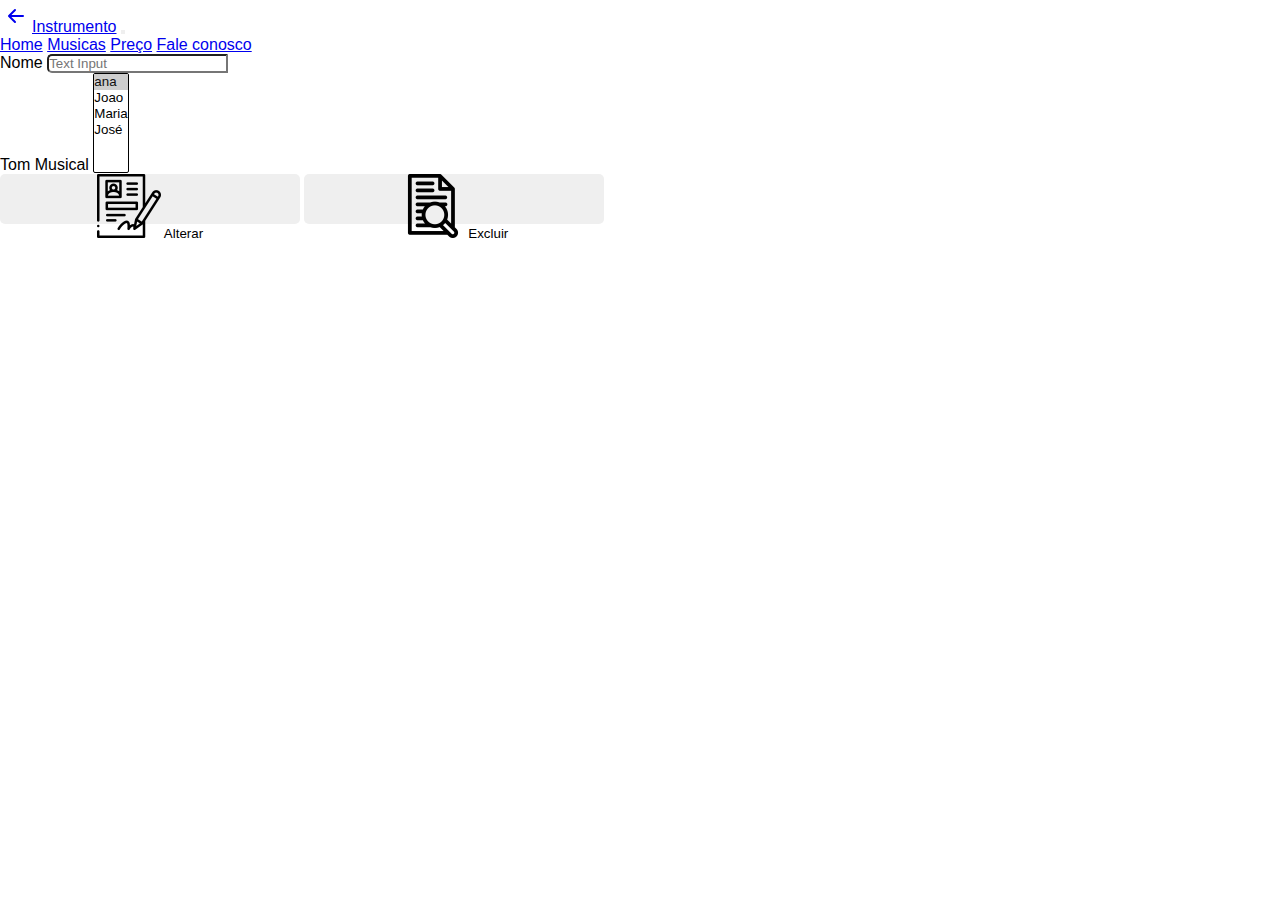
<file: pages/tomGerenciar.html>
<!DOCTYPE html>

<html lang="pt-br">
  <head>
    <meta charset="UTF-8" />

    <meta http-equiv="X-UA-Compatible" content="IE=edge" />

    <meta name="viewport" content="width=device-width, initial-scale=1.0" />

    <title>Instrumento</title>

    <link
      href="https://cdn.jsdelivr.net/npm/bootstrap@5.3.0-alpha1/dist/css/bootstrap.min.css"
      rel="stylesheet"
      integrity="sha384-GLhlTQ8iRABdZLl6O3oVMWSktQOp6b7In1Zl3/Jr59b6EGGoI1aFkw7cmDA6j6gD"
      crossorigin="anonymous"
    />

    <script
      src="https://cdn.jsdelivr.net/npm/bootstrap@5.0.2/dist/js/bootstrap.bundle.min.js"
      integrity="sha384-MrcW6ZMFYlzcLA8Nl+NtUVF0sA7MsXsP1UyJoMp4YLEuNSfAP+JcXn/tWtIaxVXM"
      crossorigin="anonymous"
    ></script>

    <link rel="stylesheet" href="../css/home.css" />
  </head>

  <body>
    <div class="container-fluid vh-100 overflow-none ">
      <nav class="navbar navbar-expand-lg navbar-dark bg-dark vw-100">
        <div class="container-fluid row">
          <a class="navbar-brand d-flex gap-4 col-8" href="index.html"
            ><svg
              xmlns="http://www.w3.org/2000/svg"
              width="32"
              height="32"
              fill="currentColor"
              class="bi bi-arrow-left-short"
              viewBox="0 0 16 16"
          >
              <path
                fill-rule="evenodd"
                d="M12 8a.5.5 0 0 1-.5.5H5.707l2.147 2.146a.5.5 0 0 1-.708.708l-3-3a.5.5 0 0 1 0-.708l3-3a.5.5 0 1 1 .708.708L5.707 7.5H11.5a.5.5 0 0 1 .5.5z"
              /></svg>Instrumento</a>

          <button
            class="navbar-toggler col"
            type="button"
            data-bs-toggle="collapse"
            data-bs-target="#navbarNavAltMarkup"
            aria-controls="navbarNavAltMarkup"
            aria-expanded="false"
            aria-label="Toggle navigation"
          >
            <span class="navbar-toggler-icon"></span>
          </button>

          <div class="collapse navbar-collapse col-4" id="navbarNavAltMarkup">
            <div class="navbar-nav">
              <a class="nav-link active" aria-current="page" href="#">Home</a>

              <a class="nav-link" href="#">Musicas</a>

              <a class="nav-link" href="#">Preço</a>

              <a class="nav-link" href="#">Fale conosco</a>
            </div>
          </div>
        </div>
      </nav>

<main class="container-fluid d-flex flex-column gap-2 mt-5 ">


 
    <!-- BARRA PESQUISAR -->
    <div class="container d-flex flex-column  justify-content-center  " >
      <label for="nome">Nome</label>
      <input class="form-control " placeholder="Text Input" id="nome" type="text" aria-label="default input example" style="border-radius:5px 0 0 5px;">

                     
            
  </div>




<!--SELECIONAR-->


   


                  <label for="">Tom Musical</label>
                  <select class="form-select" multiple aria-label="multiple select example" style="border: solid black 1px; height:100px">
                    <option selected>ana</option>
                    <option value="1">Joao</option>
                    <option value="2">Maria</option>
                    <option value="3">José</option>
                  </select>
             
                    <!--BOTÃO SELECIONAR-->



  <div class="container d-flex flex-row  justify-content-center gap-2 ">
    <button style="width:300px; height: 50px;border: none; border-radius:5px;"><img style="width:5vw;" src="../imgs/cadastro.png" alt=""> Alterar</button>
    <button style="width:300px; height: 50px;border: none; border-radius:5px;"><img style="width:5vw;" src="../imgs/documento.png" alt=""> Excluir</button>
                  
           
 </div>
                
                
   
                










            
            
            
            
            
            
            
    
    



  

       
</main>
    </div>
  </body>
</html>
</file>
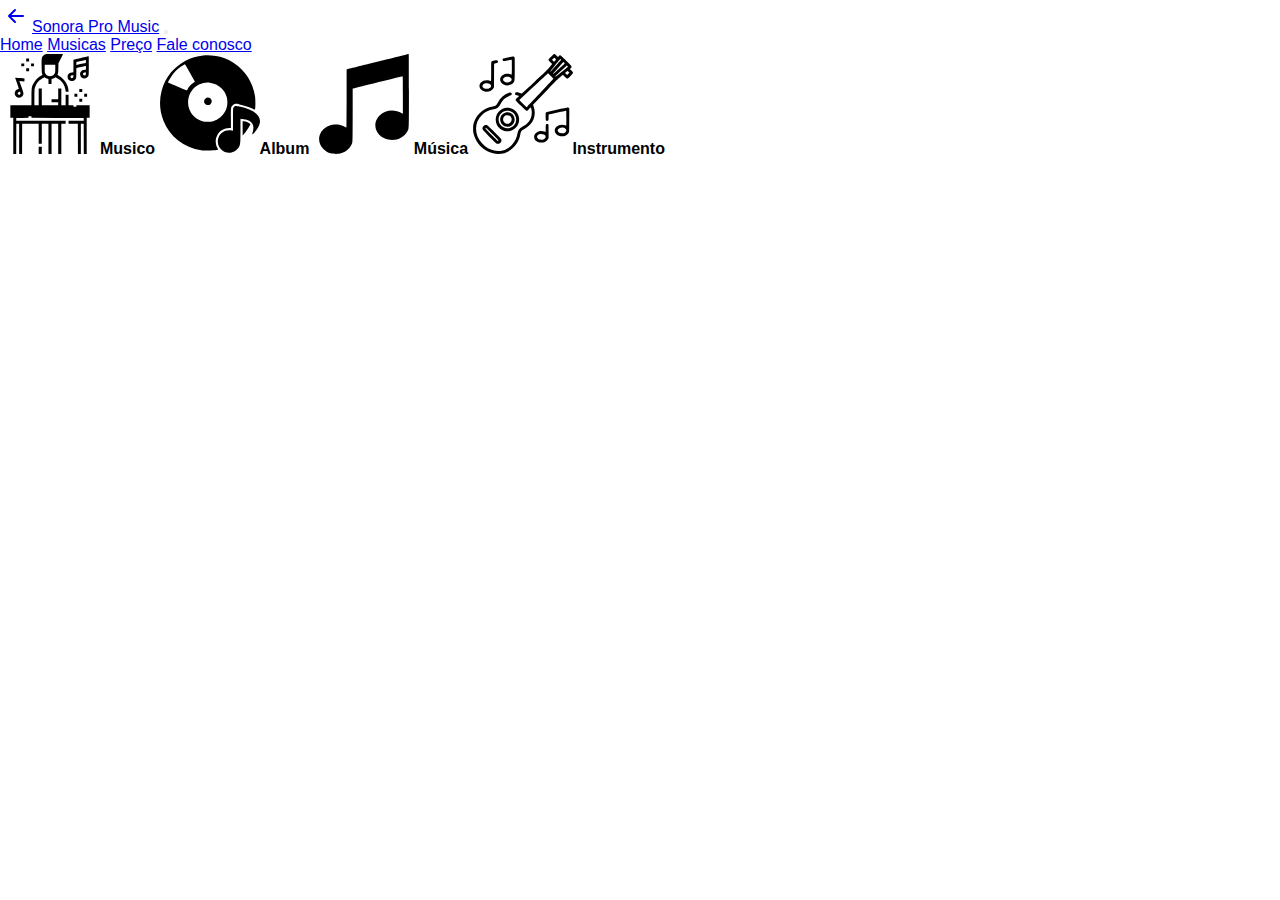
<file: App/pages/home.html>
<!DOCTYPE html>

<html lang="en">

<head>

<meta charset="UTF-8">

<meta http-equiv="X-UA-Compatible" content="IE=edge">

<meta name="viewport" content="width=device-width, initial-scale=1.0">

<title>Home</title>

<link href="https://cdn.jsdelivr.net/npm/bootstrap@5.3.0-alpha1/dist/css/bootstrap.min.css" rel="stylesheet" integrity="sha384-GLhlTQ8iRABdZLl6O3oVMWSktQOp6b7In1Zl3/Jr59b6EGGoI1aFkw7cmDA6j6gD" crossorigin="anonymous">

<script src="https://cdn.jsdelivr.net/npm/bootstrap@5.0.2/dist/js/bootstrap.bundle.min.js" integrity="sha384-MrcW6ZMFYlzcLA8Nl+NtUVF0sA7MsXsP1UyJoMp4YLEuNSfAP+JcXn/tWtIaxVXM" crossorigin="anonymous"></script>

<link rel="stylesheet" href="../css/home.css">

</head>

<body >

<div class="container-fluid vh-100 overflow-none">

<nav class=" navbar navbar-expand-lg navbar-dark bg-dark ">

<div class="container-fluid row">

<a class="navbar-brand d-flex gap-4 col-8 " href="index.html"><svg xmlns="http://www.w3.org/2000/svg" width="32" height="32" fill="currentColor" class="bi bi-arrow-left-short" viewBox="0 0 16 16">

<path fill-rule="evenodd" d="M12 8a.5.5 0 0 1-.5.5H5.707l2.147 2.146a.5.5 0 0 1-.708.708l-3-3a.5.5 0 0 1 0-.708l3-3a.5.5 0 1 1 .708.708L5.707 7.5H11.5a.5.5 0 0 1 .5.5z"/>

</svg>Sonora Pro Music</a>

<button class="navbar-toggler col" type="button" data-bs-toggle="collapse" data-bs-target="#navbarNavAltMarkup" aria-controls="navbarNavAltMarkup" aria-expanded="false" aria-label="Toggle navigation">

<span class="navbar-toggler-icon"></span>

</button>

<div class="collapse navbar-collapse col-4" id="navbarNavAltMarkup">

<div class="navbar-nav">

<a class="nav-link active" aria-current="page" href="#">Home</a>

<a class="nav-link" href="#">Musicas</a>

<a class="nav-link" href="#">Preço</a>

<a class="nav-link " href="#">Fale conosco</a>

</div>

</div>

</div>

</nav>

<main class="row row-cols-2 g-4 mt-5 pt-5">

    
<a class="col d-flex flex-column justify-content-center align-items-center gap-2" href="musico.html"><img src="../imgs/ouvindo-musica.svg" alt="">Musico</a>

<a class="col d-flex flex-column justify-content-center align-items-center gap-2" href="#"><img src="../imgs/album-de-musica.svg" alt="">Album</a>

<a class="col d-flex flex-column justify-content-center align-items-center gap-2" href="#"><img src="../imgs/reprodutor-de-musica.svg" alt="">Música</a>

<a class="col d-flex flex-column justify-content-center align-items-center gap-2" href="#"><img src="../imgs/musica-de-guitarra.svg" alt="">Instrumento</a>

</main></div></body></html>
</file>
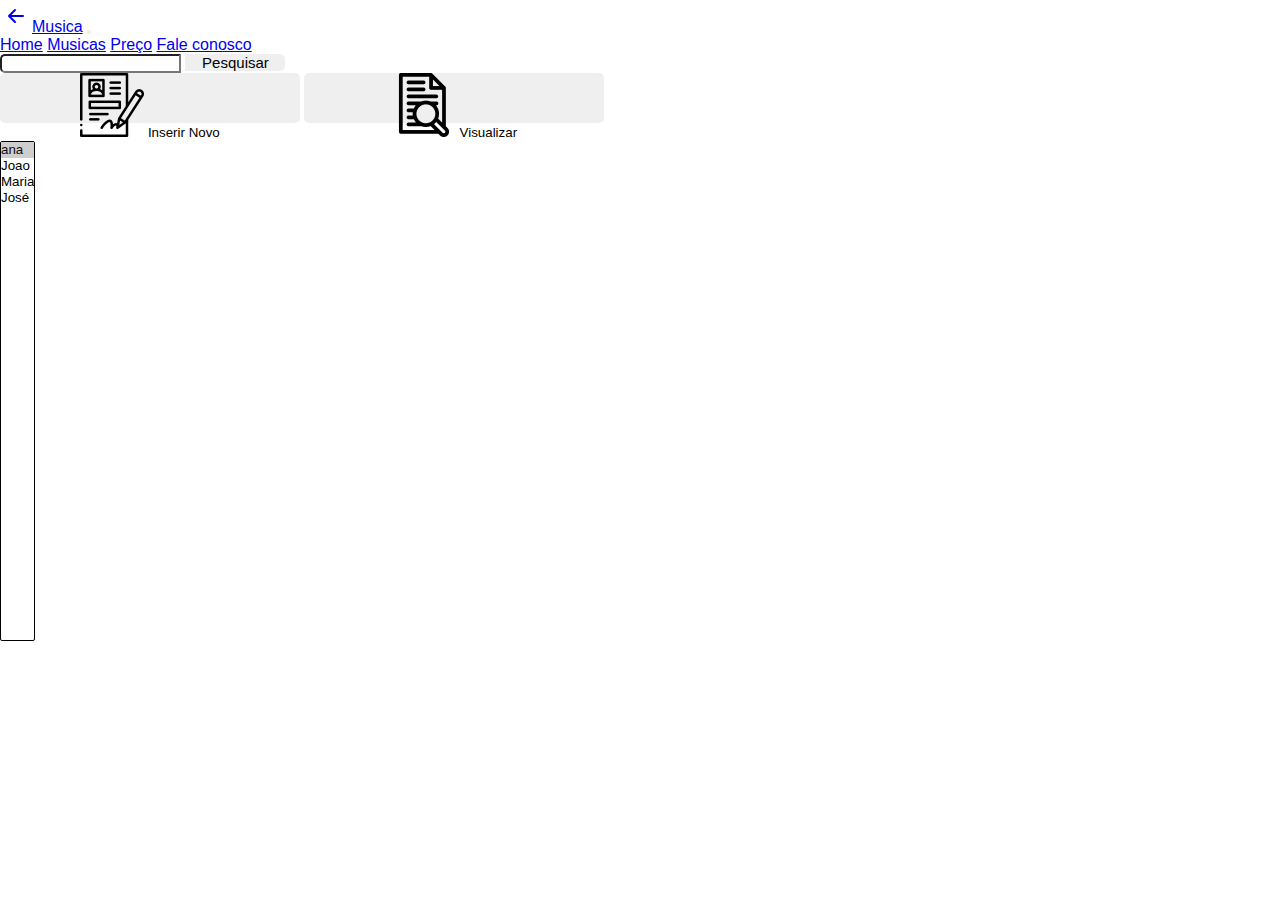
<file: App/pages/musica.html>
<!DOCTYPE html>

<html lang="pt-br">
  <head>
    <meta charset="UTF-8" />

    <meta http-equiv="X-UA-Compatible" content="IE=edge" />

    <meta name="viewport" content="width=device-width, initial-scale=1.0" />

    <title>Instrumento</title>

    <link
      href="https://cdn.jsdelivr.net/npm/bootstrap@5.3.0-alpha1/dist/css/bootstrap.min.css"
      rel="stylesheet"
      integrity="sha384-GLhlTQ8iRABdZLl6O3oVMWSktQOp6b7In1Zl3/Jr59b6EGGoI1aFkw7cmDA6j6gD"
      crossorigin="anonymous"
    />

    <script
      src="https://cdn.jsdelivr.net/npm/bootstrap@5.0.2/dist/js/bootstrap.bundle.min.js"
      integrity="sha384-MrcW6ZMFYlzcLA8Nl+NtUVF0sA7MsXsP1UyJoMp4YLEuNSfAP+JcXn/tWtIaxVXM"
      crossorigin="anonymous"
    ></script>

    <link rel="stylesheet" href="../css/home.css" />
  </head>

  <body>
    <div class="container-fluid vh-100 overflow-none ">
      <nav class="navbar navbar-expand-lg navbar-dark bg-dark vw-100">
        <div class="container-fluid row">
          <a class="navbar-brand d-flex gap-4 col-8" href="index.html"
            ><svg
              xmlns="http://www.w3.org/2000/svg"
              width="32"
              height="32"
              fill="currentColor"
              class="bi bi-arrow-left-short"
              viewBox="0 0 16 16"
          >
              <path
                fill-rule="evenodd"
                d="M12 8a.5.5 0 0 1-.5.5H5.707l2.147 2.146a.5.5 0 0 1-.708.708l-3-3a.5.5 0 0 1 0-.708l3-3a.5.5 0 1 1 .708.708L5.707 7.5H11.5a.5.5 0 0 1 .5.5z"
              /></svg>Musica</a>

          <button
            class="navbar-toggler col"
            type="button"
            data-bs-toggle="collapse"
            data-bs-target="#navbarNavAltMarkup"
            aria-controls="navbarNavAltMarkup"
            aria-expanded="false"
            aria-label="Toggle navigation"
          >
            <span class="navbar-toggler-icon"></span>
          </button>

          <div class="collapse navbar-collapse col-4" id="navbarNavAltMarkup">
            <div class="navbar-nav">
              <a class="nav-link active" aria-current="page" href="#">Home</a>

              <a class="nav-link" href="#">Musicas</a>

              <a class="nav-link" href="#">Preço</a>

              <a class="nav-link" href="#">Fale conosco</a>
            </div>
          </div>
        </div>
      </nav>

<main class="container-fluid d-flex flex-column gap-2 mt-5 ">


 
    <!-- BARRA PESQUISAR -->
    <div class="container d-flex flex-row  justify-content-center  " >
      <input class="form-control " id="bairro" type="text" aria-label="default input example" style="border-radius:5px 0 0 5px;">
      <button style="width: 100px;border-radius:0 5px 5px 0; border: none;font-size:15px;">Pesquisar</button>
                     
            
  </div>

  <!--BOTÃO SELECIONAR-->



  <div class="container d-flex flex-row  justify-content-center gap-2 ">
   <button style="width:300px; height: 50px;border: none; border-radius:5px;"><img style="width:5vw;" src="../imgs/cadastro.png" alt=""> Inserir Novo</button>
   <button style="width:300px; height: 50px;border: none; border-radius:5px;"><img style="width:5vw;" src="../imgs/documento.png" alt=""> Visualizar</button>
                 
          
</div>


<!--SELECIONAR-->


   


                
                  <select class="form-select" multiple aria-label="multiple select example" style="border: solid black 1px; height:500px">
                    <option selected>ana</option>
                    <option value="1">Joao</option>
                    <option value="2">Maria</option>
                    <option value="3">José</option>
                  </select>
             
                
                
   
                










            
            
            
            
            
            
            
    
    



  

       
</main>
    </div>
  </body>
</html>
</file>
<file: css/home.css>
*{

    margin: 0;
    
    padding: 0;
    
    box-sizing: border-box;
    
    font-family: 'Roboto', sans-serif;
    
    }
    
    main a{
    
    text-decoration: none;
    
    color: black;
    
    font-weight:bold;
    
    }
    a img{
        width: 100px;
        height: 100px;
    }
</file>
<file: App/css/home.css>
*{

    margin: 0;
    
    padding: 0;
    
    box-sizing: border-box;
    
    font-family: 'Roboto', sans-serif;
    
    }
    
    main a{
    
    text-decoration: none;
    
    color: black;
    
    font-weight:bold;
    
    }
    a img{
        width: 100px;
        height: 100px;
    }
</file>
<file: Portal/assets/css/style.css>
/**
* Template Name: Appland
* Updated: May 30 2023 with Bootstrap v5.3.0
* Template URL: https://bootstrapmade.com/free-bootstrap-app-landing-page-template/
* Author: BootstrapMade.com
* License: https://bootstrapmade.com/license/
*/

/*--------------------------------------------------------------
# General
--------------------------------------------------------------*/
body {
  font-family: "Open Sans", sans-serif;
  color: #585a61;
}

a {
  color: #5777ba;
  text-decoration: none;
}

a:hover {
  color: #7b94c9;
  text-decoration: none;
}

h1,
h2,
h3,
h4,
h5,
h6 {
  font-family: "Raleway", sans-serif;
}

/*--------------------------------------------------------------
# Back to top button
--------------------------------------------------------------*/
.back-to-top {
  position: fixed;
  visibility: hidden;
  opacity: 0;
  right: 15px;
  bottom: 15px;
  z-index: 996;
  background: #5777ba;
  width: 40px;
  height: 40px;
  border-radius: 50px;
  transition: all 0.4s;
}

.back-to-top i {
  font-size: 24px;
  color: #fff;
  line-height: 0;
}

.back-to-top:hover {
  background: #748ec6;
  color: #fff;
}

.back-to-top.active {
  visibility: visible;
  opacity: 1;
}

/*--------------------------------------------------------------
# Disable aos animation delay on mobile devices
--------------------------------------------------------------*/
@media screen and (max-width: 768px) {
  [data-aos-delay] {
    transition-delay: 0 !important;
  }
}

/*--------------------------------------------------------------
# Header
--------------------------------------------------------------*/
#header {
  transition: all 0.5s;
  z-index: 997;
  transition: all 0.5s;
  padding: 15px 0;
  background: rgba(255, 255, 255, 0.95);
}

#header.header-transparent {
  background: transparent;
}

#header.header-scrolled {
  background: rgba(255, 255, 255, 0.95);
  box-shadow: 0px 2px 15px rgba(0, 0, 0, 0.1);
}

#header .logo h1 {
  font-size: 30px;
  margin: 0;
  line-height: 1;
  font-weight: 400;
  letter-spacing: 2px;
}

#header .logo h1 a,
#header .logo h1 a:hover {
  color: #5777ba;
  text-decoration: none;
}

#header .logo img {
  margin: 0;
  max-height: 40px;
}

/*--------------------------------------------------------------
# Navigation Menu
--------------------------------------------------------------*/
/**
* Desktop Navigation 
*/
.navbar {
  padding: 0;
}

.navbar ul {
  margin: 0;
  padding: 0;
  display: flex;
  list-style: none;
  align-items: center;
}

.navbar li {
  position: relative;
}

.navbar a,
.navbar a:focus {
  display: flex;
  align-items: center;
  justify-content: space-between;
  padding: 10px 0 10px 30px;
  font-family: "Raleway", sans-serif;
  font-size: 15px;
  color: #47536e;
  white-space: nowrap;
  transition: 0.3s;
}

.navbar a i,
.navbar a:focus i {
  font-size: 12px;
  line-height: 0;
  margin-left: 5px;
}

.navbar a:hover,
.navbar .active,
.navbar .active:focus,
.navbar li:hover>a {
  color: #5777ba;
}

.navbar .getstarted,
.navbar .getstarted:focus {
  background: #5777ba;
  color: #fff;
  padding: 12px 25px;
  margin-left: 30px;
  color: #fff;
  line-height: 1;
  border-radius: 50px;
}

.navbar .getstarted:hover,
.navbar .getstarted:focus:hover {
  background: #748ec6;
  color: #fff;
}

.navbar .dropdown ul {
  display: block;
  position: absolute;
  left: 14px;
  top: calc(100% + 30px);
  margin: 0;
  padding: 10px 0;
  z-index: 99;
  opacity: 0;
  visibility: hidden;
  background: #fff;
  box-shadow: 0px 0px 30px rgba(127, 137, 161, 0.25);
  transition: 0.3s;
  border-radius: 4px;
}

.navbar .dropdown ul li {
  min-width: 200px;
}

.navbar .dropdown ul a {
  padding: 10px 20px;
  font-size: 15px;
  text-transform: none;
  font-weight: 600;
}

.navbar .dropdown ul a i {
  font-size: 12px;
}

.navbar .dropdown ul a:hover,
.navbar .dropdown ul .active:hover,
.navbar .dropdown ul li:hover>a {
  color: #5777ba;
}

.navbar .dropdown:hover>ul {
  opacity: 1;
  top: 100%;
  visibility: visible;
}

.navbar .dropdown .dropdown ul {
  top: 0;
  left: calc(100% - 30px);
  visibility: hidden;
}

.navbar .dropdown .dropdown:hover>ul {
  opacity: 1;
  top: 0;
  left: 100%;
  visibility: visible;
}

@media (max-width: 1366px) {
  .navbar .dropdown .dropdown ul {
    left: -90%;
  }

  .navbar .dropdown .dropdown:hover>ul {
    left: -100%;
  }
}

/**
* Mobile Navigation 
*/
.mobile-nav-toggle {
  color: #47536e;
  font-size: 28px;
  cursor: pointer;
  display: none;
  line-height: 0;
  transition: 0.5s;
}

.mobile-nav-toggle.bi-x {
  color: #fff;
}

@media (max-width: 991px) {
  .mobile-nav-toggle {
    display: block;
  }

  .navbar ul {
    display: none;
  }
}

.navbar-mobile {
  position: fixed;
  overflow: hidden;
  top: 0;
  right: 0;
  left: 0;
  bottom: 0;
  background: rgba(51, 60, 79, 0.9);
  transition: 0.3s;
  z-index: 999;
}

.navbar-mobile .mobile-nav-toggle {
  position: absolute;
  top: 15px;
  right: 15px;
}

.navbar-mobile ul {
  display: block;
  position: absolute;
  top: 55px;
  right: 15px;
  bottom: 15px;
  left: 15px;
  padding: 10px 0;
  border-radius: 6px;
  background-color: #fff;
  overflow-y: auto;
  transition: 0.3s;
}

.navbar-mobile a,
.navbar-mobile a:focus {
  padding: 10px 20px;
  font-size: 15px;
  color: #47536e;
}

.navbar-mobile a:hover,
.navbar-mobile .active,
.navbar-mobile li:hover>a {
  color: #5777ba;
}

.navbar-mobile .getstarted,
.navbar-mobile .getstarted:focus {
  margin: 15px;
}

.navbar-mobile .dropdown ul {
  position: static;
  display: none;
  margin: 10px 20px;
  padding: 10px 0;
  z-index: 99;
  opacity: 1;
  visibility: visible;
  background: #fff;
  box-shadow: 0px 0px 30px rgba(127, 137, 161, 0.25);
}

.navbar-mobile .dropdown ul li {
  min-width: 200px;
}

.navbar-mobile .dropdown ul a {
  padding: 10px 20px;
}

.navbar-mobile .dropdown ul a i {
  font-size: 12px;
}

.navbar-mobile .dropdown ul a:hover,
.navbar-mobile .dropdown ul .active:hover,
.navbar-mobile .dropdown ul li:hover>a {
  color: #5777ba;
}

.navbar-mobile .dropdown>.dropdown-active {
  display: block;
}

/*--------------------------------------------------------------
# Hero Section
--------------------------------------------------------------*/
#hero {
  width: 100%;
  position: relative;
  overflow: hidden;
  padding: 140px 0 100px 0;
}

#hero::before {
  content: "";
  position: absolute;
  right: -100%;
  top: 20%;
  width: 250%;
  height: 200%;
  z-index: -1;
  background-color: #e8ecf5;
  transform: skewY(135deg);
}

#hero h1 {
  margin: 0 0 10px 0;
  font-size: 48px;
  font-weight: 500;
  line-height: 56px;
  color: #5777ba;
  font-family: "Poppins", sans-serif;
}

#hero h2 {
  color: #515f7d;
  margin-bottom: 50px;
  font-size: 20px;
}

#hero .download-btn {
  font-family: "Raleway", sans-serif;
  font-weight: 500;
  font-size: 15px;
  display: inline-block;
  padding: 8px 24px 10px 46px;
  border-radius: 3px;
  transition: 0.5s;
  color: #fff;
  background: #47536e;
  position: relative;
}

#hero .download-btn:hover {
  background: #5777ba;
}

#hero .download-btn i {
  font-size: 20px;
  position: absolute;
  left: 18px;
  top: 8.5px;
}

#hero .download-btn+.download-btn {
  margin-left: 20px;
}

@media (max-width: 991px) {
  #hero {
    text-align: center;
  }

  #hero .download-btn+.download-btn {
    margin: 0 10px;
  }

  #hero .hero-img {
    text-align: center;
  }

  #hero .hero-img img {
    width: 60%;
  }
}

@media (max-width: 768px) {
  #hero h1 {
    font-size: 28px;
    line-height: 36px;
  }

  #hero h2 {
    font-size: 18px;
    line-height: 24px;
    margin-bottom: 30px;
  }

  #hero .hero-img img {
    width: 70%;
  }
}

@media (max-width: 575px) {
  #hero .hero-img img {
    width: 80%;
  }
}

/*--------------------------------------------------------------
# Sections General
--------------------------------------------------------------*/
section {
  padding: 60px 0;
  overflow: hidden;
}

.section-bg {
  background-color: #f2f5fa;
}

.section-title {
  text-align: center;
  padding-bottom: 30px;
}

.section-title h2 {
  font-size: 32px;
  font-weight: 400;
  margin-bottom: 20px;
  padding-bottom: 0;
  color: #5777ba;
  font-family: "Poppins", sans-serif;
}

.section-title p {
  margin-bottom: 0;
}

/*--------------------------------------------------------------
# Breadcrumbs
--------------------------------------------------------------*/
.breadcrumbs {
  padding: 15px 0;
  background-color: #f6f8fb;
  min-height: 40px;
}

.breadcrumbs h2 {
  font-size: 24px;
  font-weight: 300;
}

.breadcrumbs ol {
  display: flex;
  flex-wrap: wrap;
  list-style: none;
  padding: 0;
  margin: 0;
  font-size: 14px;
}

.breadcrumbs ol li+li {
  padding-left: 10px;
}

.breadcrumbs ol li+li::before {
  display: inline-block;
  padding-right: 10px;
  color: #6c757d;
  content: "/";
}

@media (max-width: 768px) {
  .breadcrumbs .d-flex {
    display: block !important;
  }

  .breadcrumbs ol {
    display: block;
  }

  .breadcrumbs ol li {
    display: inline-block;
  }
}

/*--------------------------------------------------------------
# App Features
--------------------------------------------------------------*/
.features .content {
  padding: 30px 0;
}

.features .content .icon-box {
  margin-top: 25px;
}

.features .content .icon-box h4 {
  font-size: 20px;
  font-weight: 700;
  margin: 5px 0 10px 60px;
}

.features .content .icon-box i {
  font-size: 48px;
  float: left;
  color: #5777ba;
}

.features .content .icon-box p {
  font-size: 15px;
  color: #979aa1;
  margin-left: 60px;
}

@media (max-width: 991px) {
  .features .image {
    text-align: center;
  }

  .features .image img {
    max-width: 80%;
  }
}

@media (max-width: 667px) {
  .features .image img {
    max-width: 100%;
  }
}

/*--------------------------------------------------------------
# Details
--------------------------------------------------------------*/
.details .content+.content {
  margin-top: 100px;
}

.details .content h3 {
  font-weight: 700;
  font-size: 32px;
  color: #47536e;
}

.details .content ul {
  list-style: none;
  padding: 0;
}

.details .content ul li {
  padding-bottom: 10px;
}

.details .content ul i {
  font-size: 24px;
  padding-right: 2px;
  color: #5777ba;
  line-height: 0;
}

.details .content p:last-child {
  margin-bottom: 0;
}

/*--------------------------------------------------------------
# Gallery
--------------------------------------------------------------*/
.gallery {
  overflow: hidden;
}

.gallery .swiper-slide {
  transition: 0.3s;
}

.gallery .swiper-pagination {
  margin-top: 20px;
  position: relative;
}

.gallery .swiper-pagination .swiper-pagination-bullet {
  width: 12px;
  height: 12px;
  background-color: #fff;
  opacity: 1;
  border: 1px solid #5777ba;
}

.gallery .swiper-pagination .swiper-pagination-bullet-active {
  background-color: #5777ba;
}

.gallery .swiper-slide-active {
  text-align: center;
}

@media (min-width: 992px) {
  .gallery .swiper-wrapper {
    padding: 40px 0;
  }

  .gallery .swiper-slide-active {
    border: 6px solid #5777ba;
    padding: 4px;
    background: #fff;
    z-index: 1;
    transform: scale(1.2);
    margin-top: 10px;
    border-radius: 25px;
  }
}

/*--------------------------------------------------------------
# Testimonials
--------------------------------------------------------------*/
.testimonials .testimonials-carousel,
.testimonials .testimonials-slider {
  overflow: hidden;
}

.testimonials .testimonial-item {
  box-sizing: content-box;
  padding: 30px 30px 30px 60px;
  margin: 30px 10px 30px 50px;
  min-height: 200px;
  box-shadow: 0px 2px 15px rgba(0, 0, 0, 0.08);
  position: relative;
  background: #fff;
}

.testimonials .testimonial-item .testimonial-img {
  width: 90px;
  border-radius: 10px;
  border: 6px solid #fff;
  position: absolute;
  left: -45px;
}

.testimonials .testimonial-item h3 {
  font-size: 18px;
  font-weight: bold;
  margin: 10px 0 5px 0;
  color: #111;
}

.testimonials .testimonial-item h4 {
  font-size: 14px;
  color: #999;
  margin: 0;
}

.testimonials .testimonial-item .quote-icon-left,
.testimonials .testimonial-item .quote-icon-right {
  color: #e8ecf5;
  font-size: 26px;
}

.testimonials .testimonial-item .quote-icon-left {
  display: inline-block;
  left: -5px;
  position: relative;
}

.testimonials .testimonial-item .quote-icon-right {
  display: inline-block;
  right: -5px;
  position: relative;
  top: 10px;
}

.testimonials .testimonial-item p {
  font-style: italic;
  margin: 15px auto 15px auto;
}

.testimonials .swiper-pagination {
  margin-top: 20px;
  position: relative;
}

.testimonials .swiper-pagination .swiper-pagination-bullet {
  width: 12px;
  height: 12px;
  background-color: #fff;
  opacity: 1;
  border: 1px solid #5777ba;
}

.testimonials .swiper-pagination .swiper-pagination-bullet-active {
  background-color: #5777ba;
}

/*--------------------------------------------------------------
# Pricing
--------------------------------------------------------------*/
.pricing .row {
  padding-top: 40px;
}

.pricing .box {
  padding: 40px;
  margin-bottom: 30px;
  box-shadow: 0px 0px 30px rgba(73, 78, 92, 0.15);
  background: #fff;
  text-align: center;
}

.pricing h3 {
  font-weight: 300;
  margin-bottom: 15px;
  font-size: 28px;
}

.pricing h4 {
  font-size: 46px;
  color: #5777ba;
  font-weight: 400;
  font-family: "Open Sans", sans-serif;
  margin-bottom: 25px;
}

.pricing h4 span {
  color: #bababa;
  font-size: 18px;
  display: block;
}

.pricing ul {
  padding: 0;
  list-style: none;
  color: #999;
  text-align: left;
  line-height: 20px;
}

.pricing ul li {
  padding-bottom: 12px;
}

.pricing ul i {
  color: #5777ba;
  font-size: 18px;
  padding-right: 4px;
}

.pricing ul .na {
  color: #ccc;
}

.pricing ul .na i {
  color: #ccc;
}

.pricing ul .na span {
  text-decoration: line-through;
}

.pricing .get-started-btn {
  background: #47536e;
  display: inline-block;
  padding: 8px 30px;
  border-radius: 20px;
  color: #fff;
  transition: none;
  font-size: 14px;
  font-weight: 400;
  font-family: "Raleway", sans-serif;
  transition: 0.3s;
}

.pricing .get-started-btn:hover {
  background: #5777ba;
}

.pricing .featured {
  z-index: 10;
  margin: -30px -5px 0 -5px;
}

.pricing .featured .get-started-btn {
  background: #5777ba;
}

.pricing .featured .get-started-btn:hover {
  background: #748ec6;
}

@media (max-width: 992px) {
  .pricing .box {
    max-width: 60%;
    margin: 0 auto 30px auto;
  }
}

@media (max-width: 767px) {
  .pricing .box {
    max-width: 80%;
    margin: 0 auto 30px auto;
  }
}

@media (max-width: 420px) {
  .pricing .box {
    max-width: 100%;
    margin: 0 auto 30px auto;
  }
}

/*--------------------------------------------------------------
# Frequently Asked Questions
--------------------------------------------------------------*/
.faq .accordion-list {
  padding: 0 100px;
}

.faq .accordion-list ul {
  padding: 0;
  list-style: none;
}

.faq .accordion-list li+li {
  margin-top: 15px;
}

.faq .accordion-list li {
  padding: 20px;
  background: #fff;
  border-radius: 4px;
  position: relative;
}

.faq .accordion-list a {
  display: block;
  position: relative;
  font-family: "Poppins", sans-serif;
  font-size: 16px;
  line-height: 24px;
  font-weight: 500;
  padding: 0 30px;
  outline: none;
  cursor: pointer;
}

.faq .accordion-list .icon-help {
  font-size: 24px;
  position: absolute;
  right: 0;
  left: 20px;
  color: #b1c0df;
}

.faq .accordion-list .icon-show,
.faq .accordion-list .icon-close {
  font-size: 24px;
  position: absolute;
  right: 0;
  top: 0;
}

.faq .accordion-list p {
  margin-bottom: 0;
  padding: 10px 0 0 0;
}

.faq .accordion-list .icon-show {
  display: none;
}

.faq .accordion-list a.collapsed {
  color: #343a40;
}

.faq .accordion-list a.collapsed:hover {
  color: #5777ba;
}

.faq .accordion-list a.collapsed .icon-show {
  display: inline-block;
}

.faq .accordion-list a.collapsed .icon-close {
  display: none;
}

@media (max-width: 1200px) {
  .faq .accordion-list {
    padding: 0;
  }
}

/*--------------------------------------------------------------
# Contact
--------------------------------------------------------------*/
.contact .info {
  padding: 20px 40px;
  background: #f1f3f6;
  color: #47536e;
  text-align: center;
  border: 1px solid #fff;
}

.contact .info i {
  font-size: 48px;
  color: #9fb2d8;
  margin-bottom: 15px;
}

.contact .info h4 {
  padding: 0;
  margin: 0 0 10px 0;
  font-size: 16px;
  font-weight: 600;
  text-transform: uppercase;
  font-family: "Poppins", sans-serif;
}

.contact .info p {
  font-size: 15px;
}

.contact .php-email-form {
  width: 100%;
}

.contact .php-email-form .error-message {
  display: none;
  color: #fff;
  background: #ed3c0d;
  text-align: left;
  padding: 15px;
  font-weight: 600;
}

.contact .php-email-form .error-message br+br {
  margin-top: 25px;
}

.contact .php-email-form .sent-message {
  display: none;
  color: #fff;
  background: #18d26e;
  text-align: center;
  padding: 15px;
  font-weight: 600;
}

.contact .php-email-form .loading {
  display: none;
  background: #fff;
  text-align: center;
  padding: 15px;
}

.contact .php-email-form .loading:before {
  content: "";
  display: inline-block;
  border-radius: 50%;
  width: 24px;
  height: 24px;
  margin: 0 10px -6px 0;
  border: 3px solid #18d26e;
  border-top-color: #eee;
  animation: animate-loading 1s linear infinite;
}

.contact .php-email-form label {
  font-family: "Poppins", sans-serif;
  margin-bottom: 5px;
  color: #8a8c95;
}

.contact .php-email-form input,
.contact .php-email-form textarea {
  border-radius: 0;
  box-shadow: none;
  font-size: 14px;
}

.contact .php-email-form input:focus,
.contact .php-email-form textarea:focus {
  border-color: #5777ba;
}

.contact .php-email-form input {
  padding: 10px 15px;
}

.contact .php-email-form textarea {
  padding: 12px 15px;
}

.contact .php-email-form button[type=submit] {
  background: #fff;
  border: 2px solid #5777ba;
  padding: 10px 24px;
  color: #5777ba;
  transition: 0.4s;
  border-radius: 50px;
  margin-top: 5px;
}

.contact .php-email-form button[type=submit]:hover {
  background: #5777ba;
  color: #fff;
}

@media (max-width: 1024px) {
  .contact .php-email-form {
    padding: 30px 15px 15px 15px;
  }
}

@media (max-width: 768px) {
  .contact .php-email-form {
    padding: 15px 0 0 0;
  }
}

@keyframes animate-loading {
  0% {
    transform: rotate(0deg);
  }

  100% {
    transform: rotate(360deg);
  }
}

/*--------------------------------------------------------------
# Footer
--------------------------------------------------------------*/
#footer {
  background: #fff;
  padding: 0 0 30px 0;
  color: #47536e;
  font-size: 14px;
  background: #eff2f8;
}

#footer .footer-newsletter {
  padding: 50px 0;
  background: #eff2f8;
  text-align: center;
  font-size: 15px;
}

#footer .footer-newsletter h4 {
  font-size: 24px;
  margin: 0 0 20px 0;
  padding: 0;
  line-height: 1;
  font-weight: 600;
  color: #47536e;
}

#footer .footer-newsletter form {
  margin-top: 30px;
  background: #fff;
  padding: 6px 10px;
  position: relative;
  border-radius: 50px;
  box-shadow: 0px 2px 15px rgba(0, 0, 0, 0.1);
  text-align: left;
}

#footer .footer-newsletter form input[type=email] {
  border: 0;
  padding: 4px 8px;
  width: calc(100% - 100px);
}

#footer .footer-newsletter form input[type=submit] {
  position: absolute;
  top: 0;
  right: 0;
  bottom: 0;
  border: 0;
  background: none;
  font-size: 16px;
  padding: 0 20px;
  background: #5777ba;
  color: #fff;
  transition: 0.3s;
  border-radius: 50px;
  box-shadow: 0px 2px 15px rgba(0, 0, 0, 0.1);
}

#footer .footer-newsletter form input[type=submit]:hover {
  background: #415f9d;
}

#footer .footer-top {
  padding: 60px 0 30px 0;
  background: #fff;
}

#footer .footer-top .footer-contact {
  margin-bottom: 30px;
}

#footer .footer-top .footer-contact h4 {
  font-size: 22px;
  margin: 0 0 30px 0;
  padding: 2px 0 2px 0;
  line-height: 1;
  font-weight: 700;
  color: #47536e;
}

#footer .footer-top .footer-contact p {
  font-size: 14px;
  line-height: 24px;
  margin-bottom: 0;
  font-family: "Raleway", sans-serif;
  color: #8a8c95;
}

#footer .footer-top h4 {
  font-size: 16px;
  font-weight: bold;
  color: #47536e;
  position: relative;
  padding-bottom: 12px;
}

#footer .footer-top .footer-links {
  margin-bottom: 30px;
}

#footer .footer-top .footer-links ul {
  list-style: none;
  padding: 0;
  margin: 0;
}

#footer .footer-top .footer-links ul i {
  padding-right: 2px;
  color: #9fb2d8;
  font-size: 18px;
  line-height: 1;
}

#footer .footer-top .footer-links ul li {
  padding: 10px 0;
  display: flex;
  align-items: center;
}

#footer .footer-top .footer-links ul li:first-child {
  padding-top: 0;
}

#footer .footer-top .footer-links ul a {
  color: #8a8c95;
  transition: 0.3s;
  display: inline-block;
  line-height: 1;
}

#footer .footer-top .footer-links ul a:hover {
  text-decoration: none;
  color: #5777ba;
}

#footer .footer-top .social-links a {
  font-size: 18px;
  display: inline-block;
  background: #5777ba;
  color: #fff;
  line-height: 1;
  padding: 8px 0;
  margin-right: 4px;
  border-radius: 50%;
  text-align: center;
  width: 36px;
  height: 36px;
  transition: 0.3s;
}

#footer .footer-top .social-links a:hover {
  background: #27282c;
  color: #fff;
  text-decoration: none;
}

#footer .copyright {
  text-align: center;
  float: left;
  color: #47536e;
}

#footer .credits {
  float: right;
  text-align: center;
  font-size: 13px;
  color: #47536e;
}

@media (max-width: 768px) {

  #footer .copyright,
  #footer .credits {
    float: none;
    text-align: center;
    padding: 5px 0;
  }
}
</file>
